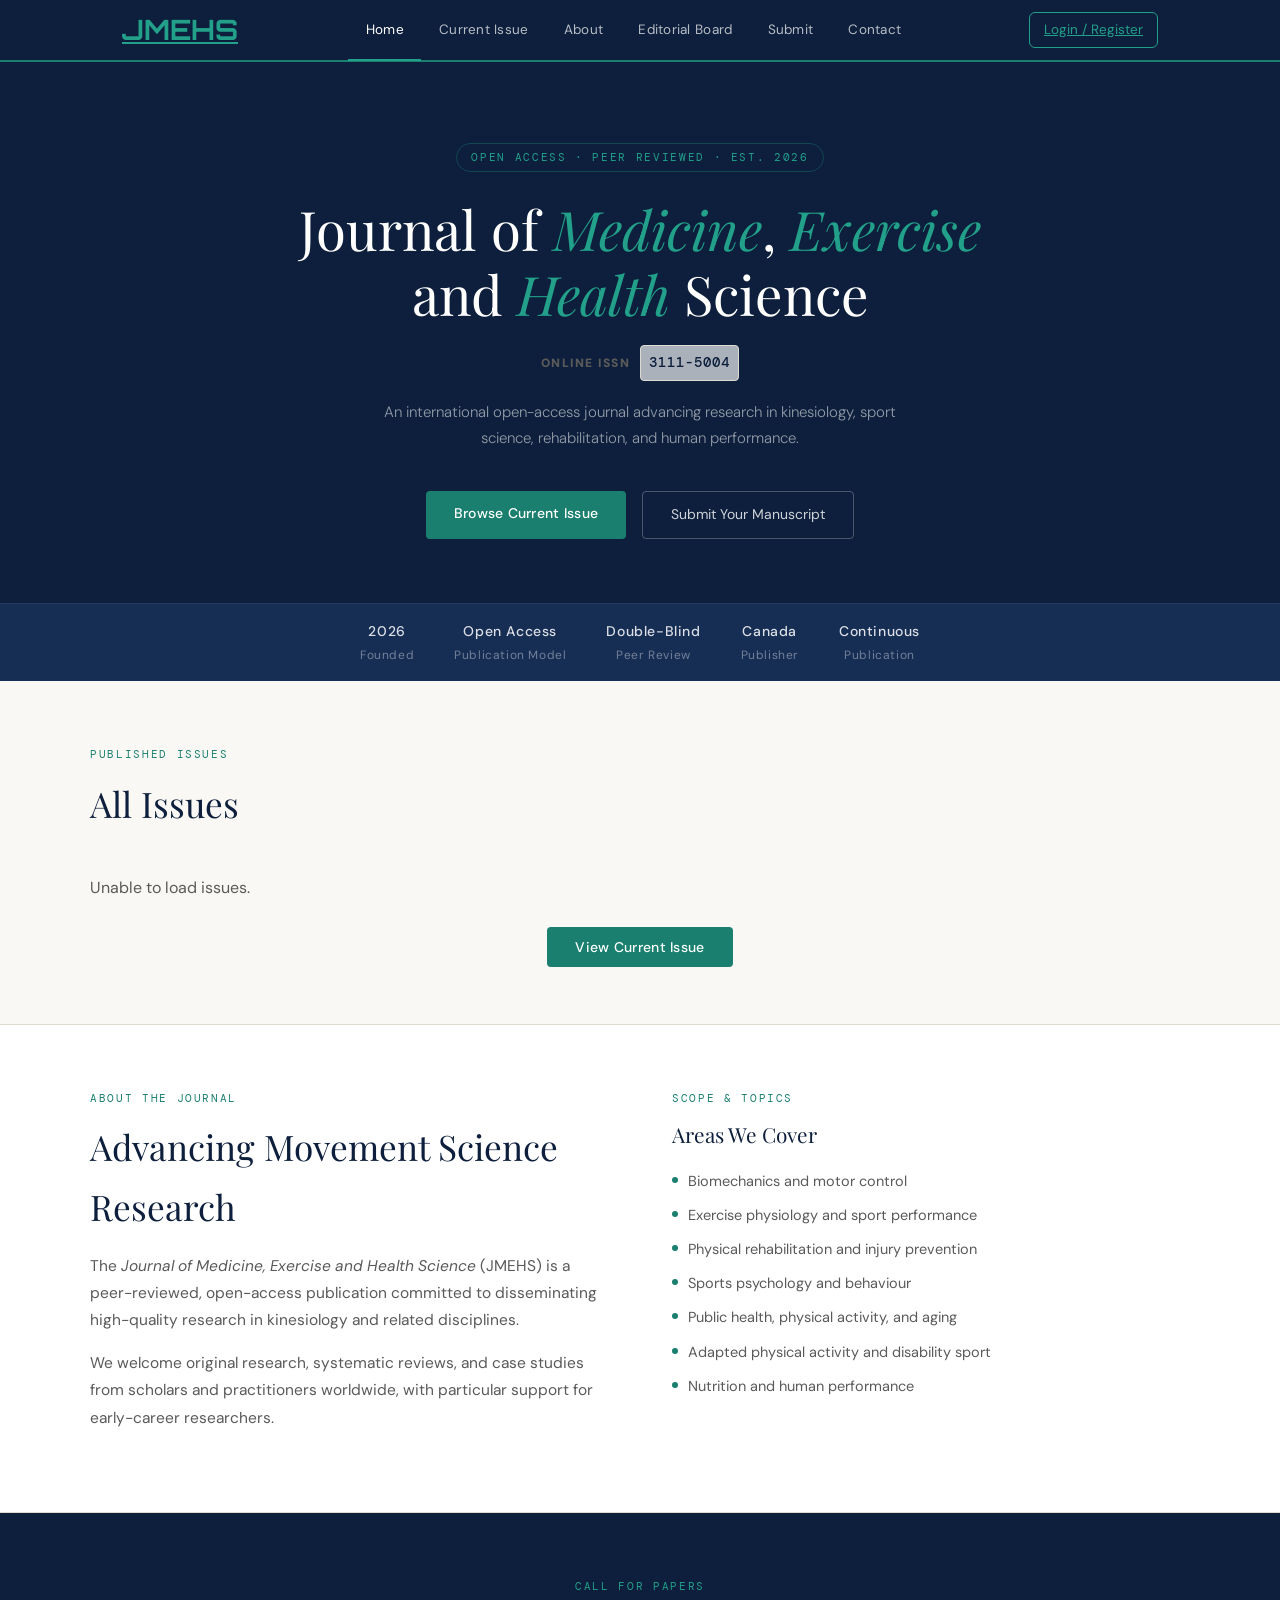
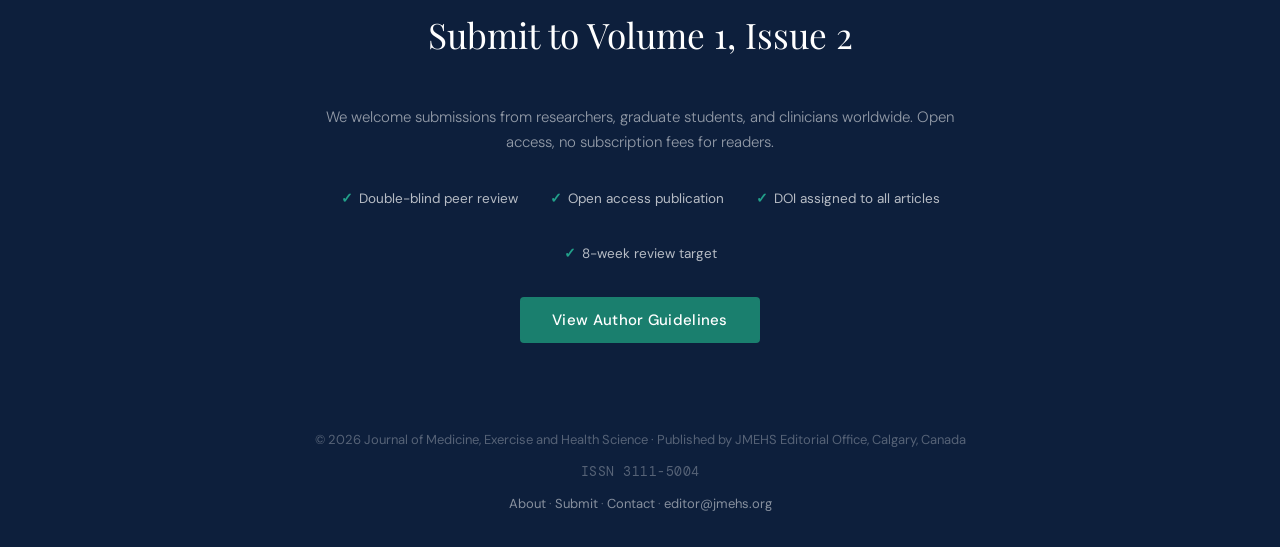
<file: index.html>
<!DOCTYPE html>
<html lang="en">
<head>
<link rel="icon" href="favicon.ico">
<meta charset="UTF-8">
<meta name="viewport" content="width=device-width, initial-scale=1.0">
<title>Journal of Medicine, Exercise and Health Science</title>
<link rel="preconnect" href="https://fonts.googleapis.com">
<link href="https://fonts.googleapis.com/css2?family=Playfair+Display:ital,wght@0,400;0,600;1,400&family=DM+Sans:wght@300;400;500&family=DM+Mono:wght@400&display=swap" rel="stylesheet">
<link href="https://fonts.googleapis.com/css2?family=Orbitron:wght@700&display=swap" rel="stylesheet">
<link rel="stylesheet" href="css/index_style.css">
<link rel="stylesheet" href="css/issue_style.css">
</head>
<body>

<!-- NAVIGATION -->
<nav>
  <div class="nav-inner">
    <a href="#" class="nav-logo" onclick="showPage('home')">JMEHS</a>
    <div class="nav-links" id="nav-links">
      <a href="#" class="active" id="nav-home" onclick="showPage('home'); closeMobileMenu(); return false;">Home</a>
      <a href="#" id="nav-current" onclick="showPage('current'); closeMobileMenu(); return false;">Current Issue</a>
      <a href="#" id="nav-about" onclick="showPage('about'); closeMobileMenu(); return false;">About</a>
      <a href="#" id="nav-board" onclick="showPage('board'); closeMobileMenu(); return false;">Editorial Board</a>
      <a href="#" id="nav-submit" onclick="showPage('submit'); closeMobileMenu(); return false;">Submit</a>
      <a href="#" id="nav-contact" onclick="showPage('contact'); closeMobileMenu(); return false;">Contact</a>
      <a href="https://ojs.jmehs.org/index.php/jmehs/login" target="_blank" class="nav-login nav-login-mobile">Login / Register</a>
    </div>
    <div class="nav-right">
      <a href="https://ojs.jmehs.org/index.php/jmehs/login" target="_blank" class="nav-login nav-login-desktop">Login / Register</a>
      <button class="hamburger" id="hamburger" aria-label="Menu">
        <span></span>
        <span></span>
        <span></span>
      </button>
    </div>
  </div>
</nav>

<!-- ══ HOME PAGE ══ -->
<div id="home" class="page active">

  <div class="hero">
    <div class="hero-tag">Open Access · Peer Reviewed · Est. 2026</div>
    <h1>Journal of <em>Medicine</em>, <em>Exercise</em> and <em>Health</em> Science</h1>
    
    <div class="issn-line">
      <span class="issn-label">Online ISSN</span>
      <span class="issn-number">3111-5004</span>
    </div>
    
    <p class="hero-sub">An international open-access journal advancing research in kinesiology, sport science, rehabilitation, and human performance.</p>
    <div class="hero-actions">
      <a href="#" class="btn-primary" onclick="showPage('current'); return false;">Browse Current Issue</a>
      <a href="#" class="btn-outline" onclick="showPage('submit'); return false;">Submit Your Manuscript</a>
    </div>
  </div>

  <div class="meta-strip">
    <div class="meta-strip-inner">
      <div class="meta-item"><span>2026</span>Founded</div>
      <div class="meta-item"><span>Open Access</span>Publication Model</div>
      <div class="meta-item"><span>Double-Blind</span>Peer Review</div>
      <div class="meta-item"><span>Canada</span>Publisher</div>
      <div class="meta-item"><span>Continuous</span>Publication</div>
    </div>
  </div>

  <section>
  <div class="section-inner">
    <div class="section-label">Published Issues</div>
    <div class="section-title" id="home-issues-title">All Issues</div>
    <div class="issues-grid" id="issues-grid"></div>
    <div style="text-align:center; margin-top:2rem;">
      <a href="#" class="btn-primary" onclick="showPage('current'); return false;">View Current Issue</a>
    </div>
  </div>
</section>

  <section class="about-section">
    <div class="section-inner">
      <div class="about-grid">
        <div class="about-text">
          <div class="section-label">About the Journal</div>
          <div class="section-title" style="margin-bottom:1rem;">Advancing Movement Science Research</div>
          <p>The <em>Journal of Medicine, Exercise and Health Science</em> (JMEHS) is a peer-reviewed, open-access publication committed to disseminating high-quality research in kinesiology and related disciplines.</p>
          <p>We welcome original research, systematic reviews, and case studies from scholars and practitioners worldwide, with particular support for early-career researchers.</p>
        </div>
        <div>
          <div class="section-label">Scope &amp; Topics</div>
          <div class="section-title" style="margin-bottom:1rem; font-size:1.3rem;">Areas We Cover</div>
          <ul class="scope-list">
            <li>Biomechanics and motor control</li>
            <li>Exercise physiology and sport performance</li>
            <li>Physical rehabilitation and injury prevention</li>
            <li>Sports psychology and behaviour</li>
            <li>Public health, physical activity, and aging</li>
            <li>Adapted physical activity and disability sport</li>
            <li>Nutrition and human performance</li>
          </ul>
        </div>
      </div>
    </div>
  </section>

</div><!-- end home -->

<!-- ══ CURRENT ISSUE PAGE ══ -->
<div id="current" class="page">
  <div class="hero" style="padding:3rem 2rem;">
    <div class="hero-tag" id="current-hero-tag">Current Issue</div>
    <h1 style="font-size:2rem;">Current Issue</h1>
  </div>
  <section>
    <div class="section-inner">
      <div class="issue-banner" id="current-issue-banner">
        <div class="issue-banner-info">
          <h3 id="current-issue-title">Loading...</h3>
          <p id="current-issue-meta">Fetching latest issue...</p>
        </div>
        <span class="issue-badge" id="current-issue-badge">JMEHS</span>
      </div>
      <div id="current-issue-description" style="color:var(--text-muted); font-size:15px; line-height:1.8; margin-bottom:2rem;"></div>
      <div class="articles-grid" id="current-articles"></div>

      <div style="text-align:center; margin-top:2.5rem; padding-bottom:1rem;">
        <p style="color:var(--text-muted); font-size:14px; margin-bottom:1rem;">Looking for a specific article or topic?</p>
        <a href="https://ojs.jmehs.org/index.php/jmehs/search" target="_blank" class="btn-primary">
          Search All Articles →
        </a>
      </div>
    </div>
  </section>
</div>

  
<!-- ══ ABOUT PAGE ══ -->
<div id="about" class="page">
  <div class="hero" style="padding:3rem 2rem;">
    <div class="hero-tag">About JMEHS</div>
    <h1 style="font-size:2rem;">About the Journal</h1>
  </div>
  <section>
    <div class="section-inner" style="max-width:720px;">

      <div class="section-title">Introduction</div>
      
      <p style="color:var(--text-muted); margin-bottom:1.2rem; font-size:15.5px; line-height:1.8;">
        <em style="font-weight:500;">Journal of Medicine, Exercise and Health Science</em> is an English-language, open-access academic journal based in Canada. 
        The journal provides an open platform for high-quality research in medicine, exercise science, rehabilitation, nutrition, and public health, with a focus on advancing scientific knowledge and supporting evidence-based practice across health-related disciplines.
      </p>
      <p style="color:var(--text-muted); margin-bottom:1.2rem; font-size:15.5px; line-height:1.8;">
        This journal accepts manuscripts written in English. All submissions should present a clear scientific question, appropriate study design, reliable data, rigorous statistical analysis, clear academic writing, and adequate ethical documentation.
      </p>


      <div class="section-label" style="margin-top:2.5rem;">Aims and Scope</div>
      <p style="color:var(--text-muted); margin-bottom:1.2rem; font-size:15.5px; line-height:1.8;">
        The journal is a comprehensive medical and health science journal with a special focus on exercise, rehabilitation, nutrition, and public health. Priority will be given to studies with strong methodological quality, clear practical value, and potential clinical, health, or translational significance.
      </p> 
      
      <div class="section-title" style="font-size:1.3rem;">Research Areas</div>
      <ul style="color:var(--text-muted); font-size:15px; line-height:1.9; padding-left:1.2rem; margin-bottom:1.2rem">
        <li>Clinical medicine and health research</li>
        <li>Sports medicine and exercise rehabilitation</li>
        <li>Exercise training and athletic performance</li>
        <li>Sports nutrition and metabolic health</li>
        <li>Physical activity and chronic disease prevention</li>
        <li>Public health and population health</li>
        <li>Health in older adults, adolescents, and special populations</li>
        <li>Medical health, healthcare, and health promotion</li>
        <li>Sports injury prevention, functional assessment, and rehabilitation intervention</li>
        <li>Interdisciplinary research involving medicine, exercise, nutrition, rehabilitation, and public health</li>
      </ul>
      
      <p style="color:var(--text-muted); margin-bottom:1.4rem; font-size:15.5px; line-height:1.8;">
        Manuscripts from the above fields may be published in the same issue. The journal does not publish separate discipline-specific issues by default. Instead, it is organized under a broad health science framework and encourages interdisciplinary integration among medicine, exercise science, rehabilitation, nutrition, and population health.
      </p>
      
      <div class="section-label" style="margin-top:2.5rem;">Mission</div>
      <div class="section-title">Our Purpose</div>
      <p style="color:var(--text-muted); margin-bottom:1.2rem; font-size:15.5px; line-height:1.8;">
        The <em style="font-weight:500;">Journal of Medicine, Exercise and Health Science</em> was founded in 2026 in Canada with a mission to provide an accessible, rigorous venue for kinesiology and movement science research from scholars around the world.
      </p>
      <p style="color:var(--text-muted); margin-bottom:1.2rem; font-size:15.5px; line-height:1.8;">
        We are committed to open-access publishing so that research findings are freely available to practitioners, students, and the public, advancing the field beyond institutional barriers.
      </p>

      <div class="section-label" style="margin-top:2.5rem;">Publication Details</div>
      <div class="section-title" style="font-size:1.3rem;">Journal Information</div>
      <table style="width:100%; border-collapse:collapse; font-size:14.5px;">
        <tr style="border-bottom:1px solid var(--border);">
          <td style="padding:0.75rem 0; color:var(--text-muted); width:40%;">Full Title</td>
          <td style="padding:0.75rem 0; color:var(--navy); font-weight:500;">Journal of Medicine, Exercise and Health Science</td>
        </tr>
        <tr style="border-bottom:1px solid var(--border);">
          <td style="padding:0.75rem 0; color:var(--text-muted);">Abbreviation</td>
          <td style="padding:0.75rem 0; font-family:'DM Mono',monospace; font-size:13px;">J. Med. Exerc. Health Sci.</td>
        </tr>
        <tr style="border-bottom:1px solid var(--border);">
          <td style="padding:0.75rem 0; color:var(--text-muted);">Publisher</td>
          <td style="padding:0.75rem 0;">JMEHS Editorial Office, Canada</td>
        </tr>
        <tr style="border-bottom:1px solid var(--border);">
          <td style="padding:0.75rem 0; color:var(--text-muted);">Publication Type</td>
          <td style="padding:0.75rem 0;">Open Access, Peer Reviewed</td>
        </tr>
        <tr style="border-bottom:1px solid var(--border);">
          <td style="padding:0.75rem 0; color:var(--text-muted);">Peer Review</td>
          <td style="padding:0.75rem 0;">Double-Blind</td>
        </tr>
        <tr style="border-bottom:1px solid var(--border);">
          <td style="padding:0.75rem 0; color:var(--text-muted);">Founded</td>
          <td style="padding:0.75rem 0;">2026</td>
        </tr>
        
        <tr style="border-bottom:1px solid var(--border);">
          <td style="padding:0.75rem 0; color:var(--text-muted);">
            Online ISSN
          </td>
          <td style="padding:0.75rem 0; font-family:'DM Mono',monospace; font-weight:500;">
            ISSN 3111-5004
          </td>
        </tr>

        <tr>
          <td style="padding:0.75rem 0; color:var(--text-muted);">Country</td>
          <td style="padding:0.75rem 0;">Canada</td>
        </tr>
      </table>

      <div class="section-label" style="margin-top:2.5rem;">Peer Review Policy</div>
      <div class="section-title" style="font-size:1.3rem;">Review Process</div>
      <p style="color:var(--text-muted); margin-bottom:1rem; font-size:15px; line-height:1.8;">All submissions undergo double-blind peer review by at least two independent reviewers with relevant expertise. Authors and reviewers remain anonymous throughout the process.</p>
      <p style="color:var(--text-muted); font-size:15px; line-height:1.8;">The typical review period is 4–8 weeks from submission. Authors receive detailed reviewer feedback regardless of the editorial decision.</p>
    </div>
  </section>
</div>



<!-- ══ EDITORIAL BOARD PAGE ══ -->
<div id="board" class="page">
  <div class="hero" style="padding:3rem 2rem;">
    <div class="hero-tag">Editorial Team</div>
    <h1 style="font-size:2rem;">Editorial Board</h1>
  </div>
  <section class="board-section" style="background:var(--cream);">
    <div class="section-inner">
      <div class="section-label">Leadership</div>
      <div class="section-title">Editor-in-Chief</div>
      <div class="board-grid" style="margin-bottom:3rem;">
        <div class="board-card" style="border-left:3px solid var(--teal);">
          <div class="board-card-role">Editor-in-Chief</div>
          <h4>Dr. Xing Yang</h4>
          <p>Department of Kinesiology<br>University of Jinan<br>336 Nanxinzhuang West Rd, Jinan<br>Email: spe_xingy@ujn.edu.cn</p>
        </div>
      </div>

      <div class="section-label">Associate Editors</div>
      <div class="section-title">Editorial Board Members</div>
      <div class="board-grid">
        <div class="board-card">
          <div class="board-card-role">Associate Editor</div>
          <h4>Professor Yu Qi</h4>
          <p>Faculty of Sport Science<br>Shandong Xiehe University<br>No. 6277, Jiqing Road, Licheng District, Jinan<br>Email: yuqi@sdxiehe.edu.cn</p>
        </div>
        <div class="board-card">
          <div class="board-card-role">Associate Editor</div>
          <h4>Professor Shi Ruiling</h4>
          <p>Department of Psychology of Sport and Exercise<br>Shandong Vocational University of Foreign Affairs<br>No. 2 Lishan North Road, Tianqiao District, Jinan<br>Email: shiruiling@sdws.edu.cn</p>
        </div>
        <div class="board-card">
          <div class="board-card-role">Associate Editor</div>
          <h4>Professor Zhu Yuzhu</h4>
          <p>Faculty of Physical Science<br>University of Jinan<br>336 Nanxinzhuang West Rd, Jinan<br>Email: spe_zhuyz@ujn.edu.cn</p>
        </div>
        <div class="board-card">
          <div class="board-card-role">Associate Editor</div>
          <h4>Minghui Chen</h4>
          <p>Department of Science<br>University of New Brunswick<br>21 Pacey Dr, Fredericton NB<br>Email: mchen4@unb.ca</p>
        </div>
        
        <!--
        <div class="board-card">
          <div class="board-card-role">Editorial Board Member</div>
          <h4>[Name TBD]</h4>
          <p><!-School of Human Kinetics<br><-[Institution]</p>
        </div>
        -->
        
      </div>
      <p style="margin-top:2rem; font-size:14px; color:var(--text-light); font-style:italic;">We are actively recruiting editorial board members. If you are a researcher in kinesiology or related fields and are interested in joining, please <a href="#" onclick="showPage('contact'); return false;" style="color:var(--teal);">contact us</a>.</p>
    </div>
  </section>
</div>

  

<!-- ══ SUBMIT PAGE ══ -->
<div id="submit" class="page">
  <div class="hero" style="padding:3rem 2rem;">
    <div class="hero-tag">Author Guidelines</div>
    <h1 style="font-size:2rem;">Submit a Manuscript</h1>
  </div>
  <section>
    <div class="section-inner" style="max-width:720px;">

      <div class="section-label">Before You Submit</div>
      <div class="section-title">Article Types</div>
      <div style="display:grid; grid-template-columns:1fr 1fr; gap:1rem; margin-bottom:1.4rem;" 
     class="article-type-card-grid">
      
        <a href="requirements-original-research.html" class="article-type-card">
          <div class="article-type-label">Original Research</div>
          <p>Empirical studies with clear methodology, results, and discussion. 4,000–8,000 words.</p>
          <span class="article-type-link">View detailed requirements →</span>
        </a>
      
        <a href="requirements-systematic-review.html" class="article-type-card">
          <div class="article-type-label">Systematic Reviews and Meta-Analyses</div>
          <p>Comprehensive literature reviews with clear inclusion criteria. 5,000–10,000 words.</p>
          <span class="article-type-link">View detailed requirements →</span>
        </a>
      
        <a href="requirements-review-article.html" class="article-type-card">
          <div class="article-type-label">Review Articles</div>
          <p>Thematic synthesis of existing research. Suitable for early-career researchers. 4,000–7,000 words.</p>
          <span class="article-type-link">View detailed requirements →</span>
        </a>
      
        <a href="requirements-case-study.html" class="article-type-card">
          <div class="article-type-label">Case Study</div>
          <p>Detailed analysis of a specific case with clinical or scientific relevance. 2,000–4,000 words.          </p>
          <span class="article-type-link">View detailed requirements →</span>
        </a>
      
      </div>
      <p style="color:var(--text-muted); margin-bottom:3rem; font-size:15.5px; line-height:1.8;">
          The journal does not prioritize news reports, general popular science articles, unsupported opinion pieces, experience summaries without a clear research design, or manuscripts that are clearly outside the aims and scope of the journal.
      </p>

      <div class="section-label">Formatting</div>
      <div class="section-title" style="font-size:1.3rem;">Manuscript Requirements</div>
      <ul class="scope-list" style="margin-bottom:1.2rem;">
        <li>File format: Microsoft Word (.docx) or LaTeX</li>
        <li>Language: English (British or American, consistent throughout)</li>
        <li>Font: Times New Roman, 11pt, double-spaced</li>
        <li>Citation style: APA 7th edition</li>
        <li>Abstract: 200–250 words with 4–6 keywords</li>
        <li>Figures and tables: embedded in manuscript, also provided separately</li>
        <li>Blind submission: remove all identifying author information from manuscript file</li>
      </ul>
      <div style="border:1px solid var(--border); border-left:3px solid var(--teal); border-radius:4px; padding:1rem 1.2rem; margin-bottom:2.5rem;">
        <div style="font-size:14px; font-weight:500; color:var(--navy); margin-bottom:0.4rem;">
          Author Declaration Form <span style="color:var(--teal); font-size:12px; font-family:'DM Mono',monospace; margin-left:6px;"><strong>REQUIRED</strong></span>
        </div>
        <p style="color:var(--text-muted); font-size:14px; line-height:1.7; margin-bottom:0.8rem;">
          This form is mandatory and must be completed and signed by all listed authors. 
          It covers author contributions, conflict of interest, funding, ethics, 
          data availability, and AI tool use statements. Please download, complete, 
          and upload as a supplementary file at the time of submission.
        </p>
        <a href="downloads/JMEHS_Author_Declaration_Form.docx" 
           style="color:var(--teal); font-size:13.5px; font-weight:500; text-decoration:none;">
          Download Author Declaration Form (.docx) →
        </a>
      </div>

      <p style="color:var(--text-muted); margin-bottom:3rem; font-size:14px; line-height:1.8; font-style:italic;">
        For a complete list of submission requirements and formatting guidelines, <br>
        please refer to the <br>
        <a href="require_details.html" style="color:var(--teal); text-decoration:none;">
          <strong>detailed submission requirements page →</strong>
        </a>.
      </p>

      <!--
      <p style="margin-bottom:2.5rem;">
        <a href="require_details.html" style="color:var(--teal); font-size:14px; font-weight:500; text-decoration:none;">
          Click for more details on the requirements. →
        </a>
      </p>
      -->

      <div class="section-label">Process</div>
      <div class="section-title" style="font-size:1.3rem;">Review Timeline</div>
      <div style="display:flex; flex-direction:column; gap:0; margin-bottom:2.5rem; border:1px solid var(--border); border-radius:8px; overflow:hidden;">
        <div style="padding:1rem 1.5rem; background:var(--white); border-bottom:1px solid var(--border); display:flex; align-items:center; gap:1rem;">
          <span style="font-family:'DM Mono',monospace; font-size:11px; color:var(--teal); min-width:60px;">Week 1</span>
          <span style="font-size:14.5px; color:var(--text-muted);">Initial editorial screening for scope and formatting</span>
        </div>
        <div style="padding:1rem 1.5rem; background:var(--white); border-bottom:1px solid var(--border); display:flex; align-items:center; gap:1rem;">
          <span style="font-family:'DM Mono',monospace; font-size:11px; color:var(--teal); min-width:60px;">Week 2–6</span>
          <span style="font-size:14.5px; color:var(--text-muted);">Double-blind peer review by 2 independent reviewers</span>
        </div>
        <div style="padding:1rem 1.5rem; background:var(--white); border-bottom:1px solid var(--border); display:flex; align-items:center; gap:1rem;">
          <span style="font-family:'DM Mono',monospace; font-size:11px; color:var(--teal); min-width:60px;">Week 7–8</span>
          <span style="font-size:14.5px; color:var(--text-muted);">Editorial decision and reviewer feedback returned to author</span>
        </div>
        <div style="padding:1rem 1.5rem; background:var(--white); display:flex; align-items:center; gap:1rem;">
          <span style="font-family:'DM Mono',monospace; font-size:11px; color:var(--teal); min-width:60px;">After rev.</span>
          <span style="font-size:14.5px; color:var(--text-muted);">Revision review, copyediting, and online-first publication</span>
        </div>
      </div>

      <div style="background:var(--navy); border-radius:8px; padding:2rem; text-align:center;">
        <div style="margin-top: 1.2rem; margin-bottom:1.5rem;">
          <a href="https://ojs.jmehs.org/index.php/jmehs/about/submissions" 
             target="_blank" 
             class="btn-primary">
              Online Submission
          </a>
        </div>
        <p style="color:rgba(255,255,255,0.6); font-size:14px; margin-bottom:0.3rem;">Or any concerns of your Manuscripts by email</p>
        <a href="mailto:editor@jmehs.org" style="color:var(--teal-light); font-size:1.1rem; font-weight:500; text-decoration:none; font-family:'DM Mono',monospace;">editor@jmehs.org</a>
        <!-- <p style="color:rgba(255,255,255,0.4); font-size:13px; margin-top:0.8rem;">or Online submission by cliking this Button. </p> -->
        
      </div>

    </div>
  </section>
</div>

<!-- ══ CONTACT PAGE ══ -->
<div id="contact" class="page">
  <div class="hero" style="padding:3rem 2rem;">
    <div class="hero-tag">Get in Touch</div>
    <h1 style="font-size:2rem;">Contact</h1>
  </div>
  <section class="contact-section">
    <div class="section-inner">
      <div class="contact-grid">
        <div class="contact-block">
          <h4>EDITORIAL OFFICE</h4>
          <p>JMEHS Editorial Office<br>Calgary, Alberta<br>Canada</p>
        </div>
        <div class="contact-block">
          <h4>EMAIL</h4>
          <p>
            General: <a href="mailto:info@jmehsjournal.org">info@jmehs.org</a><br>
            Tech Issues: <a href="mailto:editor@jmehsjournal.org">tech@jmehs.org</a><br>
            Editorial Board: <a href="mailto:board@jmehsjournal.org">editor@jmehs.org</a>
          </p>
        </div>
        <div class="contact-block">
          <h4>CALL FOR PAPERS</h4>
          <p>We are currently accepting submissions for Volume 1, Issue 2 (2026). <a href="#" onclick="showPage('submit'); return false;" style="color:var(--teal);">View guidelines →</a></p>
        </div>
      </div>
    </div>
  </section>
</div>

<!-- ══ SUBMIT CTA (shown on home/current) ══ -->
<section class="submit-section" id="cta-section">
  <div class="section-inner">
    <div class="section-label">Call for Papers</div>
    <div class="section-title">Submit to Volume 1, Issue 2</div>
    <p>We welcome submissions from researchers, graduate students, and clinicians worldwide. Open access, no subscription fees for readers.</p>
    <div class="submit-features">
      <div class="submit-feature">Double-blind peer review</div>
      <div class="submit-feature">Open access publication</div>
      <div class="submit-feature">DOI assigned to all articles</div>
      <div class="submit-feature">8-week review target</div>
    </div>
    <a href="#" class="btn-primary" onclick="showPage('submit'); return false;" style="font-size:15px; padding:13px 32px;">View Author Guidelines</a>
  </div>
</section>

<!-- FOOTER -->
<footer>
  <p>© 2026 Journal of Medicine, Exercise and Health Science · Published by JMEHS Editorial Office, Calgary, Canada<br>
    
  <span class="footer-issn">ISSN 3111-5004</span><br>
    
  <a href="#" onclick="showPage('about'); return false;">About</a> ·
  <a href="#" onclick="showPage('submit'); return false;">Submit</a> ·
  <a href="#" onclick="showPage('contact'); return false;">Contact</a> ·
  <a href="mailto:editor@jmehs.org">editor@jmehs.org</a>
  </p>
</footer>

<script src="js/api_fetch.js"></script>
<script src="js/index_main.js"></script>
</body>

</html>
</file>
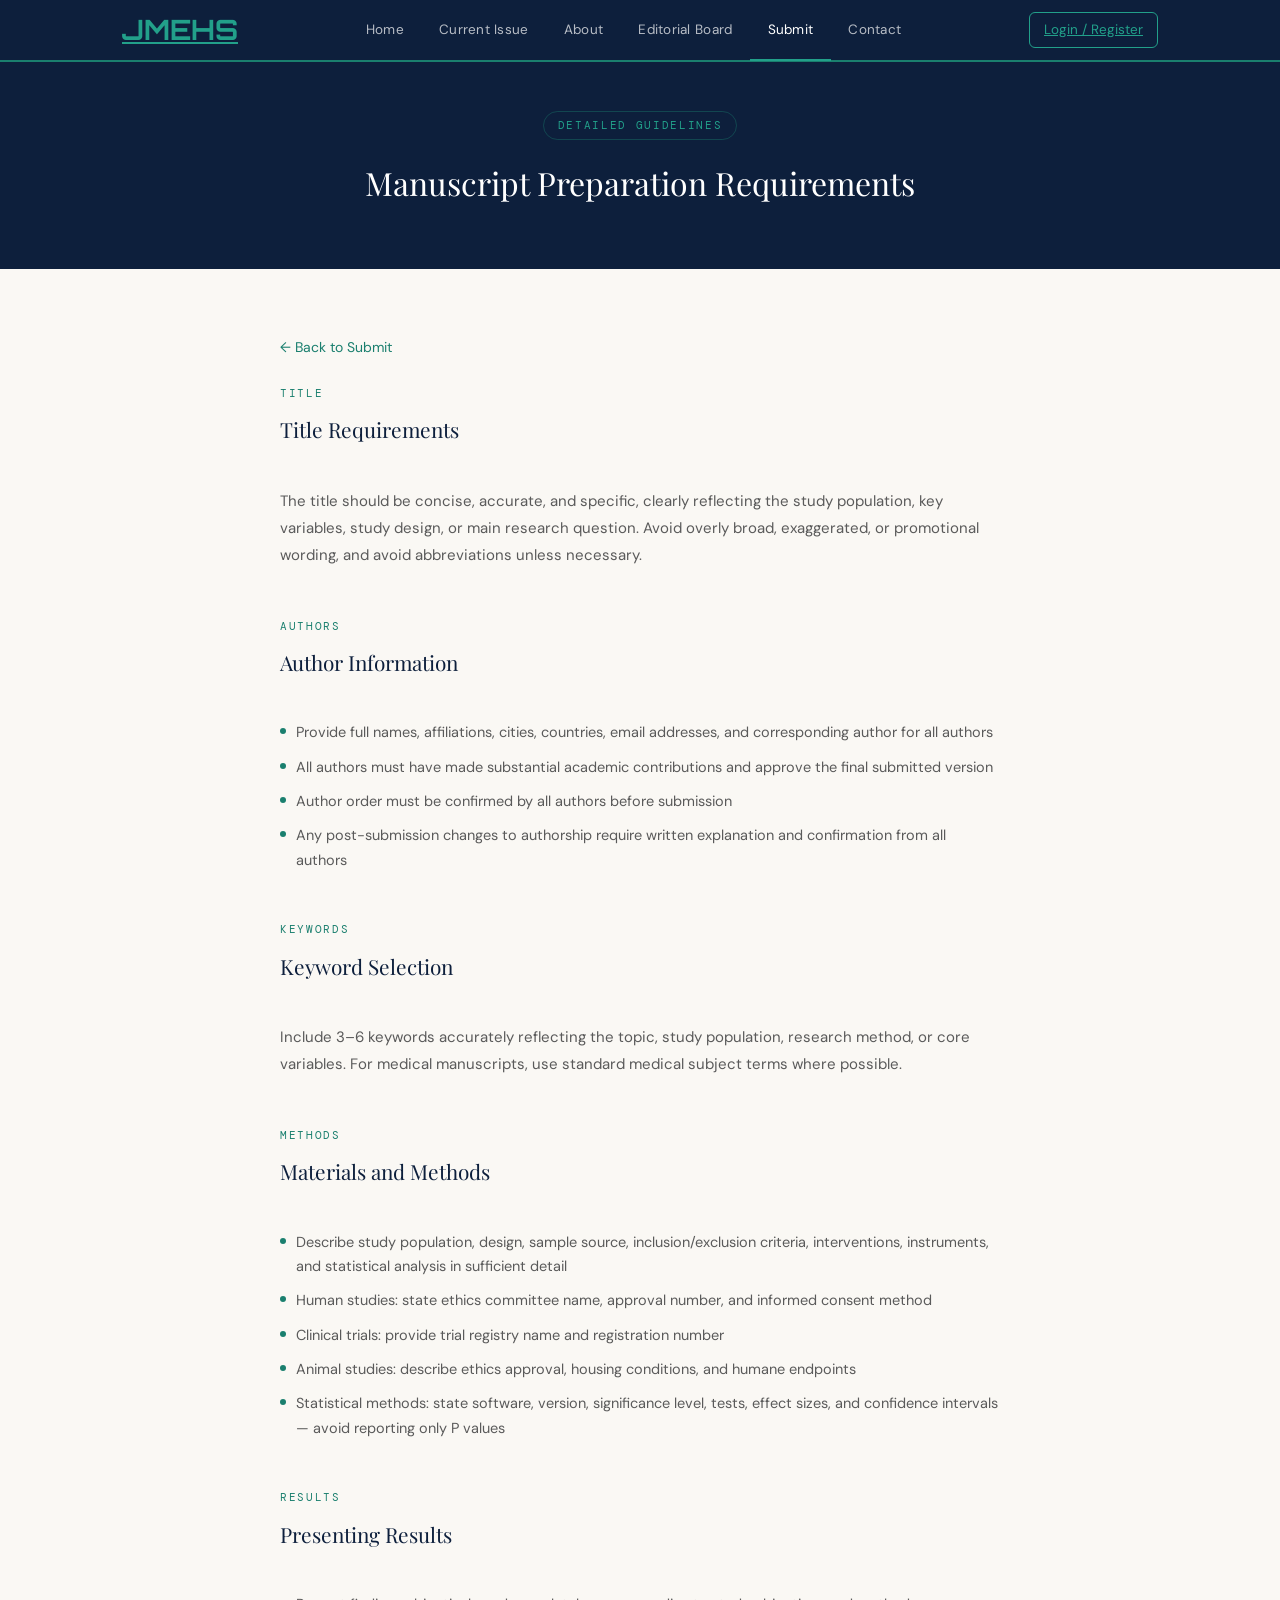
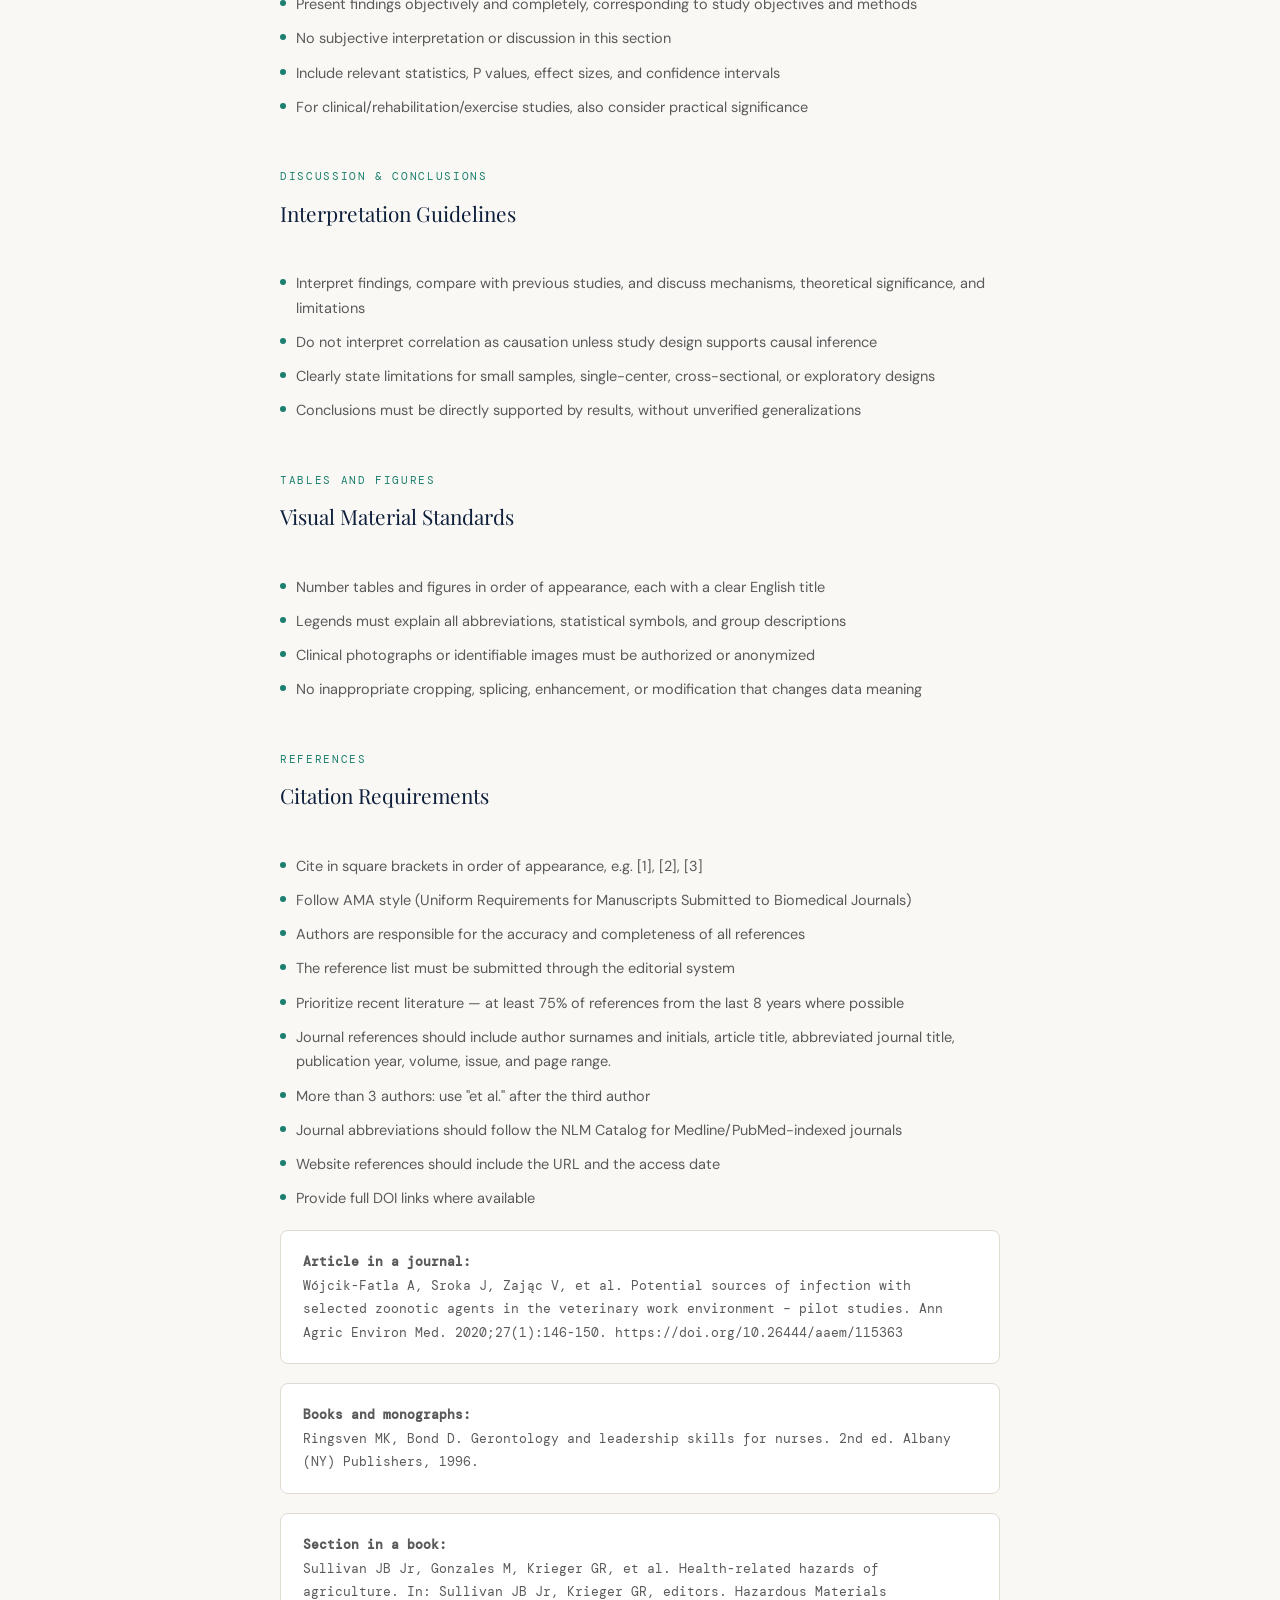
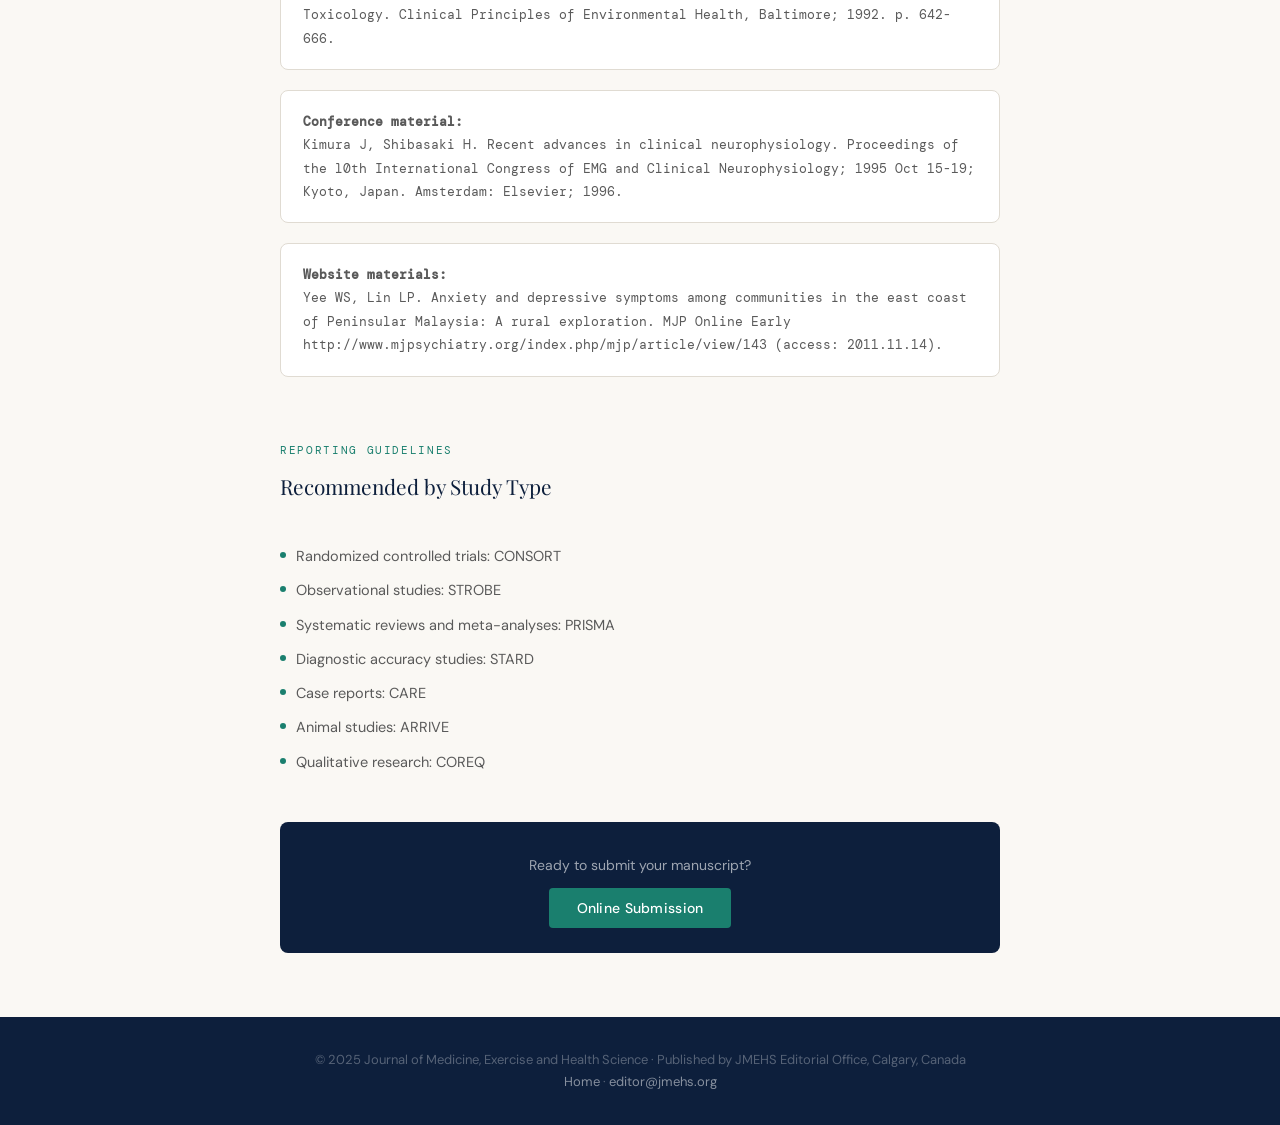
<file: require_details.html>
<!DOCTYPE html>
<html lang="en">
<head>
<link rel="icon" href="favicon.ico">
<meta charset="UTF-8">
<meta name="viewport" content="width=device-width, initial-scale=1.0">
<title>Detailed Submission Requirements - JMEHS</title>
<link rel="preconnect" href="https://fonts.googleapis.com">
<link href="https://fonts.googleapis.com/css2?family=Playfair+Display:ital,wght@0,400;0,600;1,400&family=DM+Sans:wght@300;400;500&family=DM+Mono:wght@400&display=swap" rel="stylesheet">
<link href="https://fonts.googleapis.com/css2?family=Orbitron:wght@700&display=swap" rel="stylesheet">
<link rel="stylesheet" href="css/index_style.css">
</head>
<body>

<nav>
  <div class="nav-inner">
    <a href="index.html" class="nav-logo">JMEHS</a>
    <div class="nav-links">
      <a href="index.html#home">Home</a>
      <a href="index.html#current">Current Issue</a>
      <a href="index.html#about">About</a>
      <a href="index.html#board">Editorial Board</a>
      <a href="index.html#submit" class="active">Submit</a>
      <a href="index.html#contact">Contact</a>
    </div>
    <a href="https://ojs.jmehs.org/index.php/jmehs/login" target="_blank" class="nav-login">Login / Register</a>
  </div>
</nav>

<div class="hero" style="padding:3rem 2rem;">
  <div class="hero-tag">Detailed Guidelines</div>
  <h1 style="font-size:2rem;">Manuscript Preparation Requirements</h1>
</div>

<section>
  <div class="section-inner" style="max-width:720px;">

    <a href="index.html#submit" style="color:var(--teal); font-size:14px; text-decoration:none; display:inline-block; margin-bottom:1.5rem;">← Back to Submit</a>

    <div class="section-label">Title</div>
    <div class="section-title" style="font-size:1.3rem;">Title Requirements</div>
    <p style="color:var(--text-muted); margin-bottom:3rem; font-size:15px; line-height:1.8;">
      The title should be concise, accurate, and specific, clearly reflecting the study population, key variables, study design, or main research question. Avoid overly broad, exaggerated, or promotional wording, and avoid abbreviations unless necessary.
    </p>

    <div class="section-label">Authors</div>
    <div class="section-title" style="font-size:1.3rem;">Author Information</div>
    <ul class="scope-list" style="margin-bottom:3rem;">
      <li>Provide full names, affiliations, cities, countries, email addresses, and corresponding author for all authors</li>
      <li>All authors must have made substantial academic contributions and approve the final submitted version</li>
      <li>Author order must be confirmed by all authors before submission</li>
      <li>Any post-submission changes to authorship require written explanation and confirmation from all authors</li>
    </ul>

    <div class="section-label">Keywords</div>
    <div class="section-title" style="font-size:1.3rem;">Keyword Selection</div>
    <p style="color:var(--text-muted); margin-bottom:3rem; font-size:15px; line-height:1.8;">
      Include 3–6 keywords accurately reflecting the topic, study population, research method, or core variables. For medical manuscripts, use standard medical subject terms where possible.
    </p>

    <div class="section-label">Methods</div>
    <div class="section-title" style="font-size:1.3rem;">Materials and Methods</div>
    <ul class="scope-list" style="margin-bottom:3rem;">
      <li>Describe study population, design, sample source, inclusion/exclusion criteria, interventions, instruments, and statistical analysis in sufficient detail</li>
      <li>Human studies: state ethics committee name, approval number, and informed consent method</li>
      <li>Clinical trials: provide trial registry name and registration number</li>
      <li>Animal studies: describe ethics approval, housing conditions, and humane endpoints</li>
      <li>Statistical methods: state software, version, significance level, tests, effect sizes, and confidence intervals — avoid reporting only P values</li>
    </ul>

    <div class="section-label">Results</div>
    <div class="section-title" style="font-size:1.3rem;">Presenting Results</div>
    <ul class="scope-list" style="margin-bottom:3rem;">
      <li>Present findings objectively and completely, corresponding to study objectives and methods</li>
      <li>No subjective interpretation or discussion in this section</li>
      <li>Include relevant statistics, P values, effect sizes, and confidence intervals</li>
      <li>For clinical/rehabilitation/exercise studies, also consider practical significance</li>
    </ul>

    <div class="section-label">Discussion & Conclusions</div>
    <div class="section-title" style="font-size:1.3rem;">Interpretation Guidelines</div>
    <ul class="scope-list" style="margin-bottom:3rem;">
      <li>Interpret findings, compare with previous studies, and discuss mechanisms, theoretical significance, and limitations</li>
      <li>Do not interpret correlation as causation unless study design supports causal inference</li>
      <li>Clearly state limitations for small samples, single-center, cross-sectional, or exploratory designs</li>
      <li>Conclusions must be directly supported by results, without unverified generalizations</li>
    </ul>

    <div class="section-label">Tables and Figures</div>
    <div class="section-title" style="font-size:1.3rem;">Visual Material Standards</div>
    <ul class="scope-list" style="margin-bottom:3rem;">
      <li>Number tables and figures in order of appearance, each with a clear English title</li>
      <li>Legends must explain all abbreviations, statistical symbols, and group descriptions</li>
      <li>Clinical photographs or identifiable images must be authorized or anonymized</li>
      <li>No inappropriate cropping, splicing, enhancement, or modification that changes data meaning</li>
    </ul>

    <div class="section-label">References</div>
    <div class="section-title" style="font-size:1.3rem;">Citation Requirements</div>
    <ul class="scope-list" style="margin-bottom:1.2rem;">
      <li>Cite in square brackets in order of appearance, e.g. [1], [2], [3]</li>
      <li>Follow AMA style (Uniform Requirements for Manuscripts Submitted to Biomedical Journals)</li>
      <li>Authors are responsible for the accuracy and completeness of all references</li>
      <li>The reference list must be submitted through the editorial system</li>
      <li>Prioritize recent literature — at least 75% of references from the last 8 years where possible</li>
      <li>Journal references should include author surnames and initials, article title, abbreviated journal title, publication year, volume, issue, and page range.</li>
      <li>More than 3 authors: use "et al." after the third author</li>
      <li>Journal abbreviations should follow the NLM Catalog for Medline/PubMed-indexed journals</li>
      <li>Website references should include the URL and the access date</li>
      <li>Provide full DOI links where available</li>
    </ul>
    <div style="background:var(--white); border:1px solid var(--border); border-radius:8px; padding:1.2rem 1.4rem; font-size:13px; font-family:'DM Mono',monospace; color:var(--text-muted); line-height:1.8; margin-bottom:1.2rem;">
      <strong>Article in a journal: </strong><br>
      Wójcik-Fatla A, Sroka J, Zając V, et al. Potential sources of infection with selected zoonotic agents in the veterinary work environment – pilot studies. Ann Agric Environ Med. 2020;27(1):146-150. https://doi.org/10.26444/aaem/115363
    </div>
    <div style="background:var(--white); border:1px solid var(--border); border-radius:8px; padding:1.2rem 1.4rem; font-size:13px; font-family:'DM Mono',monospace; color:var(--text-muted); line-height:1.8; margin-bottom:1.2rem;">
      <strong>Books and monographs: </strong><br>
      Ringsven MK, Bond D. Gerontology and leadership skills for nurses. 2nd ed. Albany (NY) Publishers, 1996.
    </div>
    <div style="background:var(--white); border:1px solid var(--border); border-radius:8px; padding:1.2rem 1.4rem; font-size:13px; font-family:'DM Mono',monospace; color:var(--text-muted); line-height:1.8; margin-bottom:1.2rem;">
      <strong>Section in a book: </strong><br>
      Sullivan JB Jr, Gonzales M, Krieger GR, et al. Health-related hazards of agriculture. In: Sullivan JB Jr, Krieger GR, editors. Hazardous Materials Toxicology. Clinical Principles of Environmental Health, Baltimore; 1992. p. 642-666.
    </div>
    <div style="background:var(--white); border:1px solid var(--border); border-radius:8px; padding:1.2rem 1.4rem; font-size:13px; font-family:'DM Mono',monospace; color:var(--text-muted); line-height:1.8; margin-bottom:1.2rem;">
      <strong>Conference material: </strong><br>
      Kimura J, Shibasaki H. Recent advances in clinical neurophysiology. Proceedings of the l0th International Congress of EMG and Clinical Neurophysiology; 1995 Oct 15-19; Kyoto, Japan. Amsterdam: Elsevier; 1996.
    </div>
    <div style="background:var(--white); border:1px solid var(--border); border-radius:8px; padding:1.2rem 1.4rem; font-size:13px; font-family:'DM Mono',monospace; color:var(--text-muted); line-height:1.8; margin-bottom:4rem;">
      <strong>Website materials: </strong><br>
      Yee WS, Lin LP. Anxiety and depressive symptoms among communities in the east coast of Peninsular Malaysia: A rural exploration. MJP Online Early http://www.mjpsychiatry.org/index.php/mjp/article/view/143 (access: 2011.11.14).
    </div>

    <div class="section-label">Reporting Guidelines</div>
    <div class="section-title" style="font-size:1.3rem;">Recommended by Study Type</div>
    <ul class="scope-list" style="margin-bottom:3rem;">
      <li>Randomized controlled trials: CONSORT</li>
      <li>Observational studies: STROBE</li>
      <li>Systematic reviews and meta-analyses: PRISMA</li>
      <li>Diagnostic accuracy studies: STARD</li>
      <li>Case reports: CARE</li>
      <li>Animal studies: ARRIVE</li>
      <li>Qualitative research: COREQ</li>
    </ul>

    <div style="background:var(--navy); border-radius:8px; padding:2rem; text-align:center;">
      <p style="color:rgba(255,255,255,0.6); font-size:14px; margin-bottom:1rem;">Ready to submit your manuscript?</p>
      <a href="https://ojs.jmehs.org/index.php/jmehs/about/submissions" class="btn-primary">Online Submission</a>
    </div>

  </div>
</section>

<footer>
  <p>© 2025 Journal of Medicine, Exercise and Health Science · Published by JMEHS Editorial Office, Calgary, Canada<br>
  <a href="index.html">Home</a> · <a href="mailto:editor@jmehs.org">editor@jmehs.org</a>
  </p>
</footer>

</body>
</html>
</file>
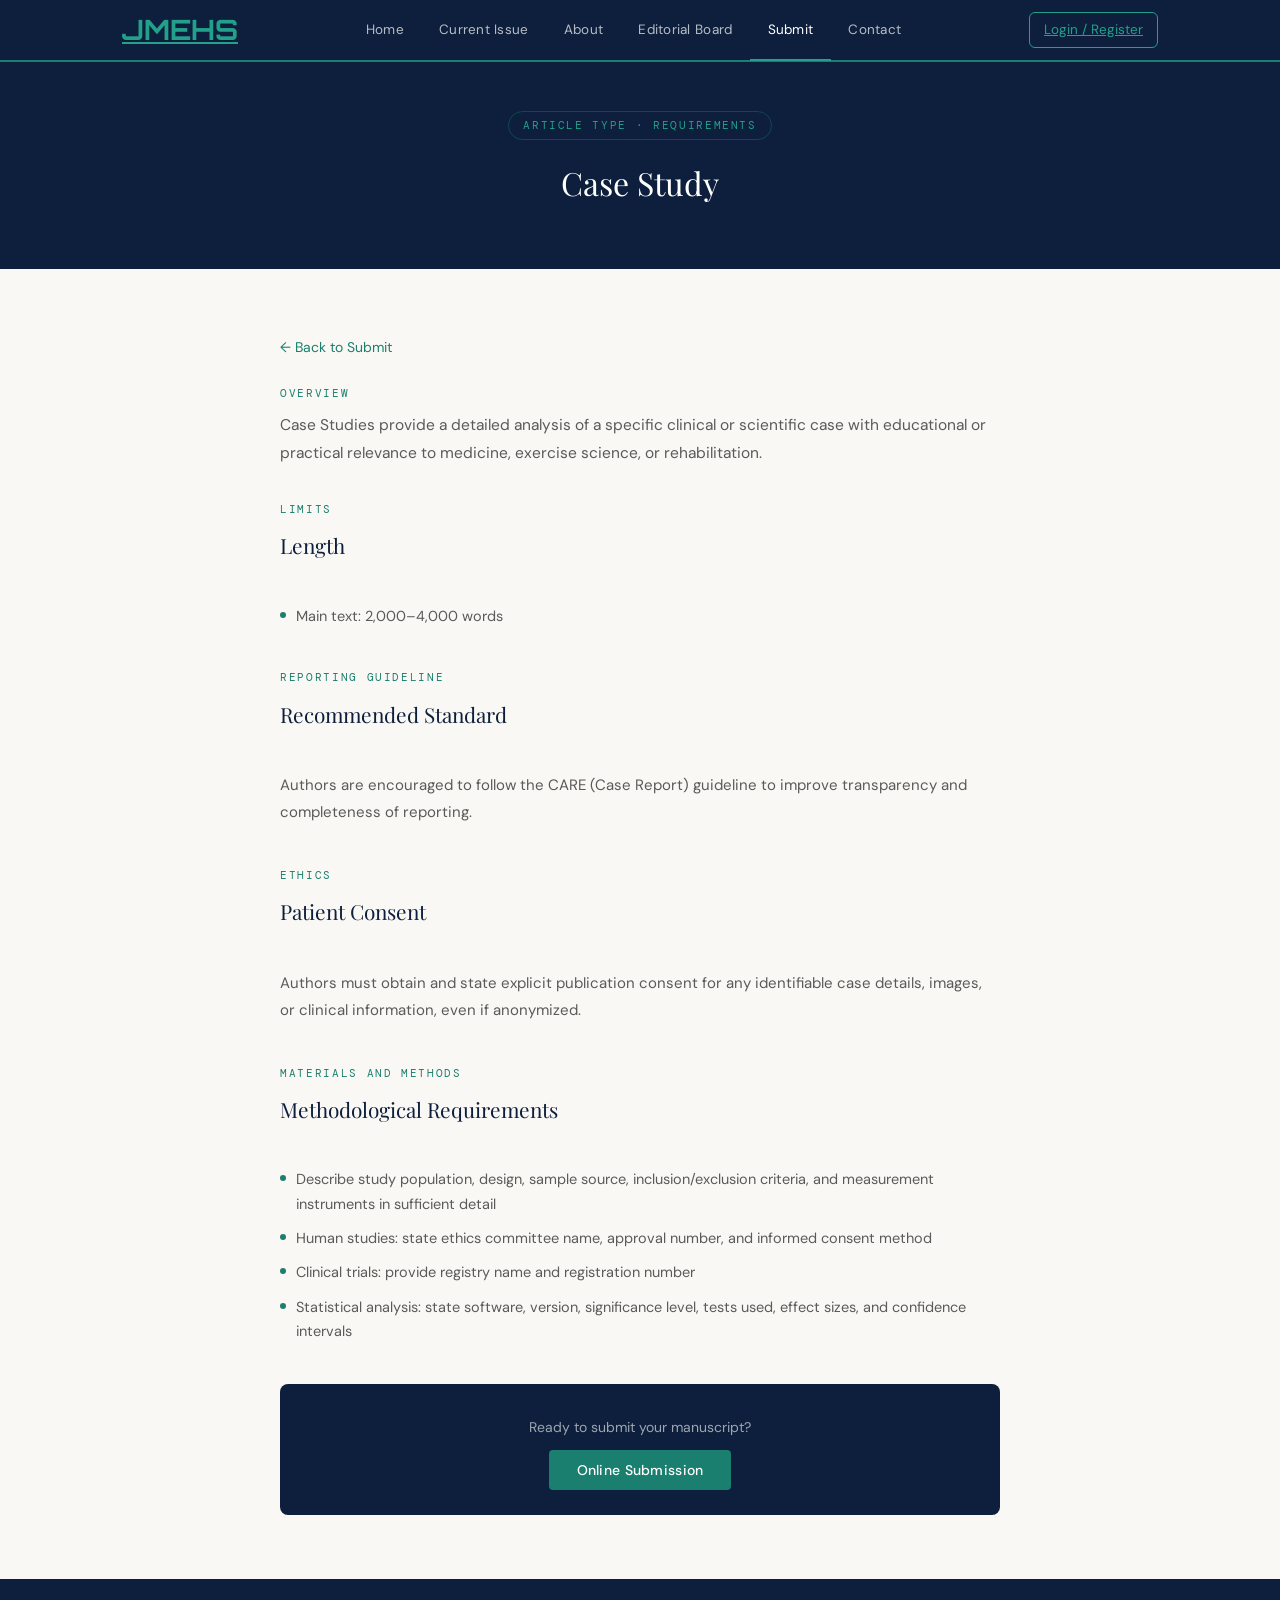
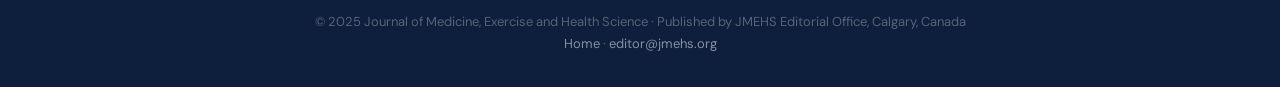
<file: requirements-case-study.html>
<!DOCTYPE html>
<html lang="en">
<head>
<link rel="icon" href="favicon.ico">
<meta charset="UTF-8">
<meta name="viewport" content="width=device-width, initial-scale=1.0">
<title>Case Study Requirements - JMEHS</title>
<link rel="preconnect" href="https://fonts.googleapis.com">
<link href="https://fonts.googleapis.com/css2?family=Playfair+Display:ital,wght@0,400;0,600;1,400&family=DM+Sans:wght@300;400;500&family=DM+Mono:wght@400&display=swap" rel="stylesheet">
<link href="https://fonts.googleapis.com/css2?family=Orbitron:wght@700&display=swap" rel="stylesheet">
<link rel="stylesheet" href="css/index_style.css">
</head>
<body>

<nav>
  <div class="nav-inner">
    <a href="index.html" class="nav-logo">JMEHS</a>
    <div class="nav-links">
      <a href="index.html">Home</a>
      <a href="index.html">Current Issue</a>
      <a href="index.html">About</a>
      <a href="index.html">Editorial Board</a>
      <a href="index.html#submit" class="active">Submit</a>
      <a href="index.html">Contact</a>
    </div>
    <a href="https://ojs.jmehs.org/index.php/jmehs/login" target="_blank" class="nav-login">Login / Register</a>
  </div>
</nav>

<div class="hero" style="padding:3rem 2rem;">
  <div class="hero-tag">Article Type · Requirements</div>
  <h1 style="font-size:2rem;">Case Study</h1>
</div>

<section>
  <div class="section-inner" style="max-width:720px;">

    <a href="index.html#submit" style="color:var(--teal); font-size:14px; text-decoration:none; display:inline-block; margin-bottom:1.5rem;">← Back to Submit</a>

    <div class="section-label">Overview</div>
    <p style="color:var(--text-muted); margin-bottom:2rem; font-size:15.5px; line-height:1.8;">
      Case Studies provide a detailed analysis of a specific clinical or scientific case with educational or practical relevance to medicine, exercise science, or rehabilitation.
    </p>

    <div class="section-label">Limits</div>
    <div class="section-title" style="font-size:1.3rem;">Length</div>
    <ul class="scope-list" style="margin-bottom:2.5rem;">
      <li>Main text: 2,000–4,000 words</li>
    </ul>
    
    <div class="section-label">Reporting Guideline</div>
    <div class="section-title" style="font-size:1.3rem;">Recommended Standard</div>
    <p style="color:var(--text-muted); margin-bottom:2.5rem; font-size:15px; line-height:1.8;">
      Authors are encouraged to follow the CARE (Case Report) guideline to improve transparency and completeness of reporting.
    </p>
    
    <div class="section-label">Ethics</div>
    <div class="section-title" style="font-size:1.3rem;">Patient Consent</div>
    <p style="color:var(--text-muted); margin-bottom:2.5rem; font-size:15px; line-height:1.8;">
      Authors must obtain and state explicit publication consent for any identifiable case details, images, or clinical information, even if anonymized.
    </p>

    <div class="section-label">Materials and Methods</div>
    <div class="section-title" style="font-size:1.3rem;">Methodological Requirements</div>
    <ul class="scope-list" style="margin-bottom:2.5rem;">
      <li>Describe study population, design, sample source, inclusion/exclusion criteria, and measurement instruments in sufficient detail</li>
      <li>Human studies: state ethics committee name, approval number, and informed consent method</li>
      <li>Clinical trials: provide registry name and registration number</li>
      <li>Statistical analysis: state software, version, significance level, tests used, effect sizes, and confidence intervals</li>
    </ul>

    <div style="background:var(--navy); border-radius:8px; padding:2rem; text-align:center;">
      <p style="color:rgba(255,255,255,0.6); font-size:14px; margin-bottom:1rem;">Ready to submit your manuscript?</p>
      <a href="https://ojs.jmehs.org/index.php/jmehs/about/submissions" class="btn-primary">Online Submission</a>
    </div>

  </div>
</section>

<footer>
  <p>© 2025 Journal of Medicine, Exercise and Health Science · Published by JMEHS Editorial Office, Calgary, Canada<br>
  <a href="index.html">Home</a> · <a href="mailto:editor@jmehs.org">editor@jmehs.org</a>
  </p>
</footer>

</body>
</html>
</file>
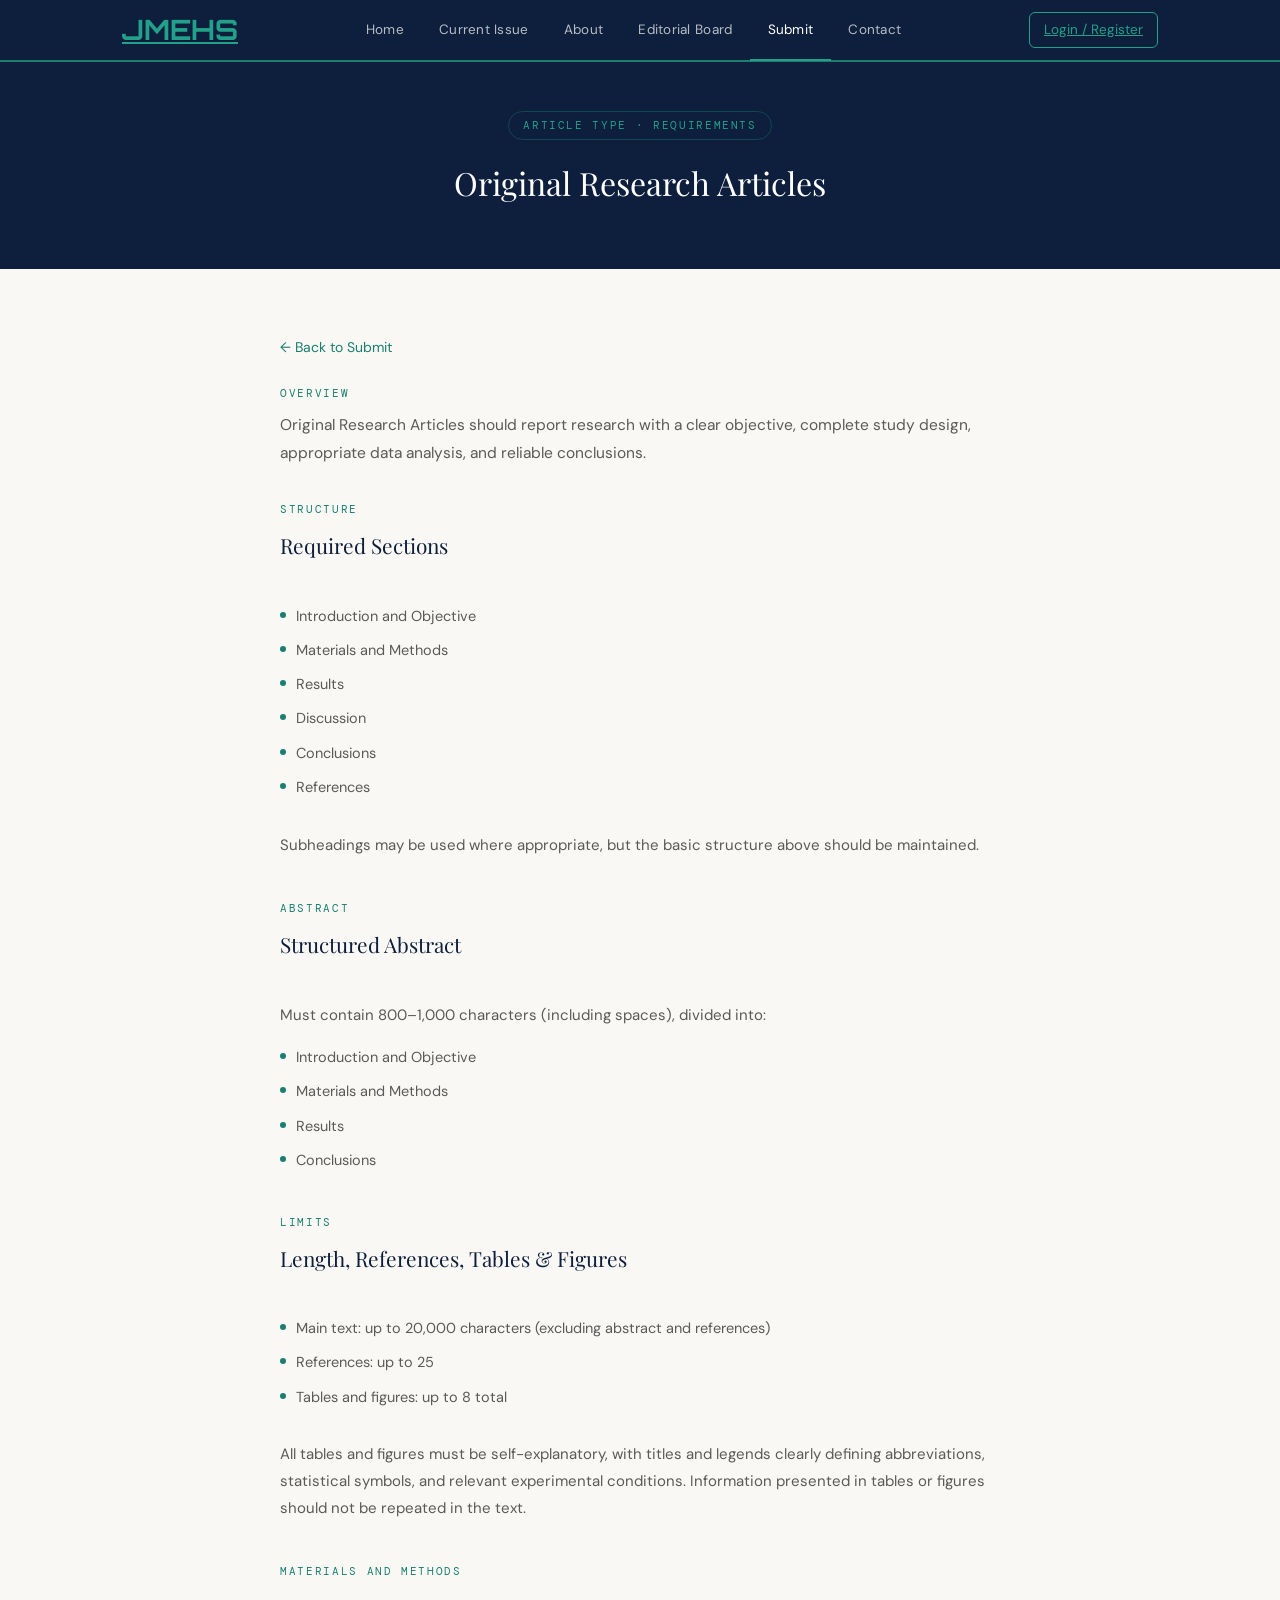
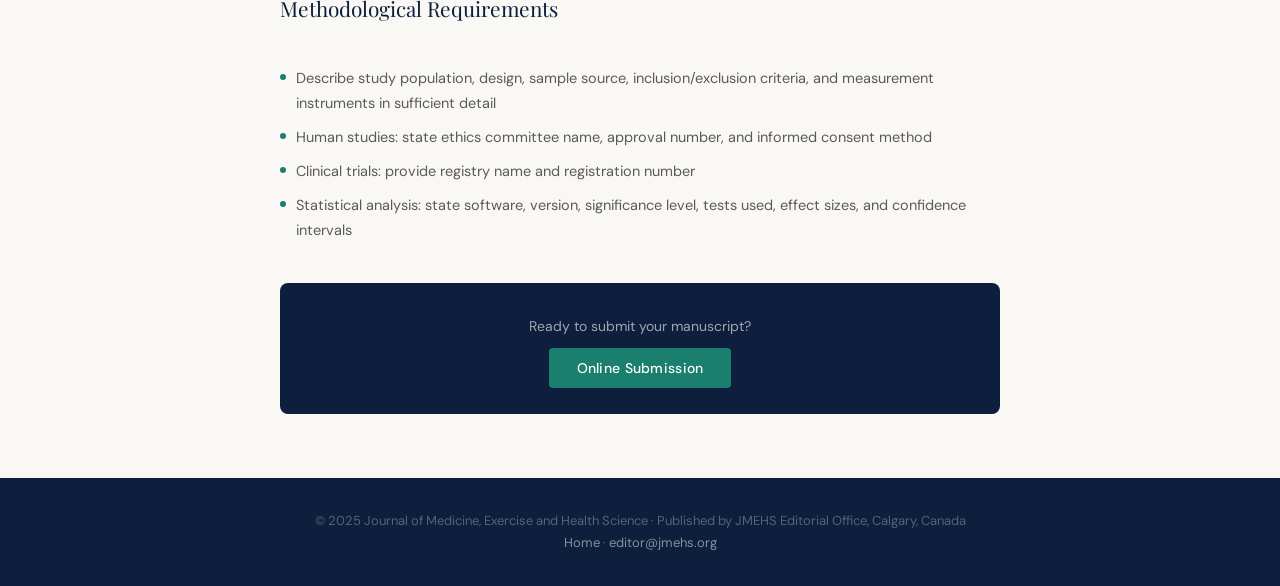
<file: requirements-original-research.html>
<!DOCTYPE html>
<html lang="en">
<head>
<link rel="icon" href="favicon.ico">
<meta charset="UTF-8">
<meta name="viewport" content="width=device-width, initial-scale=1.0">
<title>Original Research Requirements - JMEHS</title>
<link rel="preconnect" href="https://fonts.googleapis.com">
<link href="https://fonts.googleapis.com/css2?family=Playfair+Display:ital,wght@0,400;0,600;1,400&family=DM+Sans:wght@300;400;500&family=DM+Mono:wght@400&display=swap" rel="stylesheet">
<link href="https://fonts.googleapis.com/css2?family=Orbitron:wght@700&display=swap" rel="stylesheet">
<link rel="stylesheet" href="css/index_style.css">
</head>
<body>

<nav>
  <div class="nav-inner">
    <a href="index.html" class="nav-logo">JMEHS</a>
    <div class="nav-links">
      <a href="index.html">Home</a>
      <a href="index.html">Current Issue</a>
      <a href="index.html">About</a>
      <a href="index.html">Editorial Board</a>
      <a href="index.html#submit" class="active">Submit</a>
      <a href="index.html">Contact</a>
    </div>
    <a href="https://ojs.jmehs.org/index.php/jmehs/login" target="_blank" class="nav-login">Login / Register</a>
  </div>
</nav>

<div class="hero" style="padding:3rem 2rem;">
  <div class="hero-tag">Article Type · Requirements</div>
  <h1 style="font-size:2rem;">Original Research Articles</h1>
</div>

<section>
  <div class="section-inner" style="max-width:720px;">

    <a href="index.html#submit" style="color:var(--teal); font-size:14px; text-decoration:none; display:inline-block; margin-bottom:1.5rem;">← Back to Submit</a>

    <div class="section-label">Overview</div>
    <p style="color:var(--text-muted); margin-bottom:2rem; font-size:15.5px; line-height:1.8;">
      Original Research Articles should report research with a clear objective, complete study design, appropriate data analysis, and reliable conclusions.
    </p>

    <div class="section-label">Structure</div>
    <div class="section-title" style="font-size:1.3rem;">Required Sections</div>
    <ul class="scope-list" style="margin-bottom:2rem;">
      <li>Introduction and Objective</li>
      <li>Materials and Methods</li>
      <li>Results</li>
      <li>Discussion</li>
      <li>Conclusions</li>
      <li>References</li>
    </ul>
    <p style="color:var(--text-muted); margin-bottom:2.5rem; font-size:15px; line-height:1.8;">
      Subheadings may be used where appropriate, but the basic structure above should be maintained.
    </p>

    <div class="section-label">Abstract</div>
    <div class="section-title" style="font-size:1.3rem;">Structured Abstract</div>
    <p style="color:var(--text-muted); margin-bottom:1rem; font-size:15px; line-height:1.8;">
      Must contain 800–1,000 characters (including spaces), divided into:
    </p>
    <ul class="scope-list" style="margin-bottom:2.5rem;">
      <li>Introduction and Objective</li>
      <li>Materials and Methods</li>
      <li>Results</li>
      <li>Conclusions</li>
    </ul>

    <div class="section-label">Limits</div>
    <div class="section-title" style="font-size:1.3rem;">Length, References, Tables & Figures</div>
    <ul class="scope-list" style="margin-bottom:2rem;">
      <li>Main text: up to 20,000 characters (excluding abstract and references)</li>
      <li>References: up to 25</li>
      <li>Tables and figures: up to 8 total </li>
    </ul>
    <p style="color:var(--text-muted); margin-bottom:2.5rem; font-size:15px; line-height:1.8;">
      All tables and figures must be self-explanatory, with titles and legends clearly defining abbreviations, statistical symbols, and relevant experimental conditions. 
      Information presented in tables or figures should not be repeated in the text.
    </p>

    <div class="section-label">Materials and Methods</div>
    <div class="section-title" style="font-size:1.3rem;">Methodological Requirements</div>
    <ul class="scope-list" style="margin-bottom:2.5rem;">
      <li>Describe study population, design, sample source, inclusion/exclusion criteria, and measurement instruments in sufficient detail</li>
      <li>Human studies: state ethics committee name, approval number, and informed consent method</li>
      <li>Clinical trials: provide registry name and registration number</li>
      <li>Statistical analysis: state software, version, significance level, tests used, effect sizes, and confidence intervals</li>
    </ul>

    <div style="background:var(--navy); border-radius:8px; padding:2rem; text-align:center;">
      <p style="color:rgba(255,255,255,0.6); font-size:14px; margin-bottom:1rem;">Ready to submit your manuscript?</p>
      <a href="https://ojs.jmehs.org/index.php/jmehs/about/submissions" class="btn-primary">Online Submission</a>
    </div>

  </div>
</section>

<footer>
  <p>© 2025 Journal of Medicine, Exercise and Health Science · Published by JMEHS Editorial Office, Calgary, Canada<br>
  <a href="index.html">Home</a> · <a href="mailto:editor@jmehs.org">editor@jmehs.org</a>
  </p>
</footer>

</body>
</html>
</file>
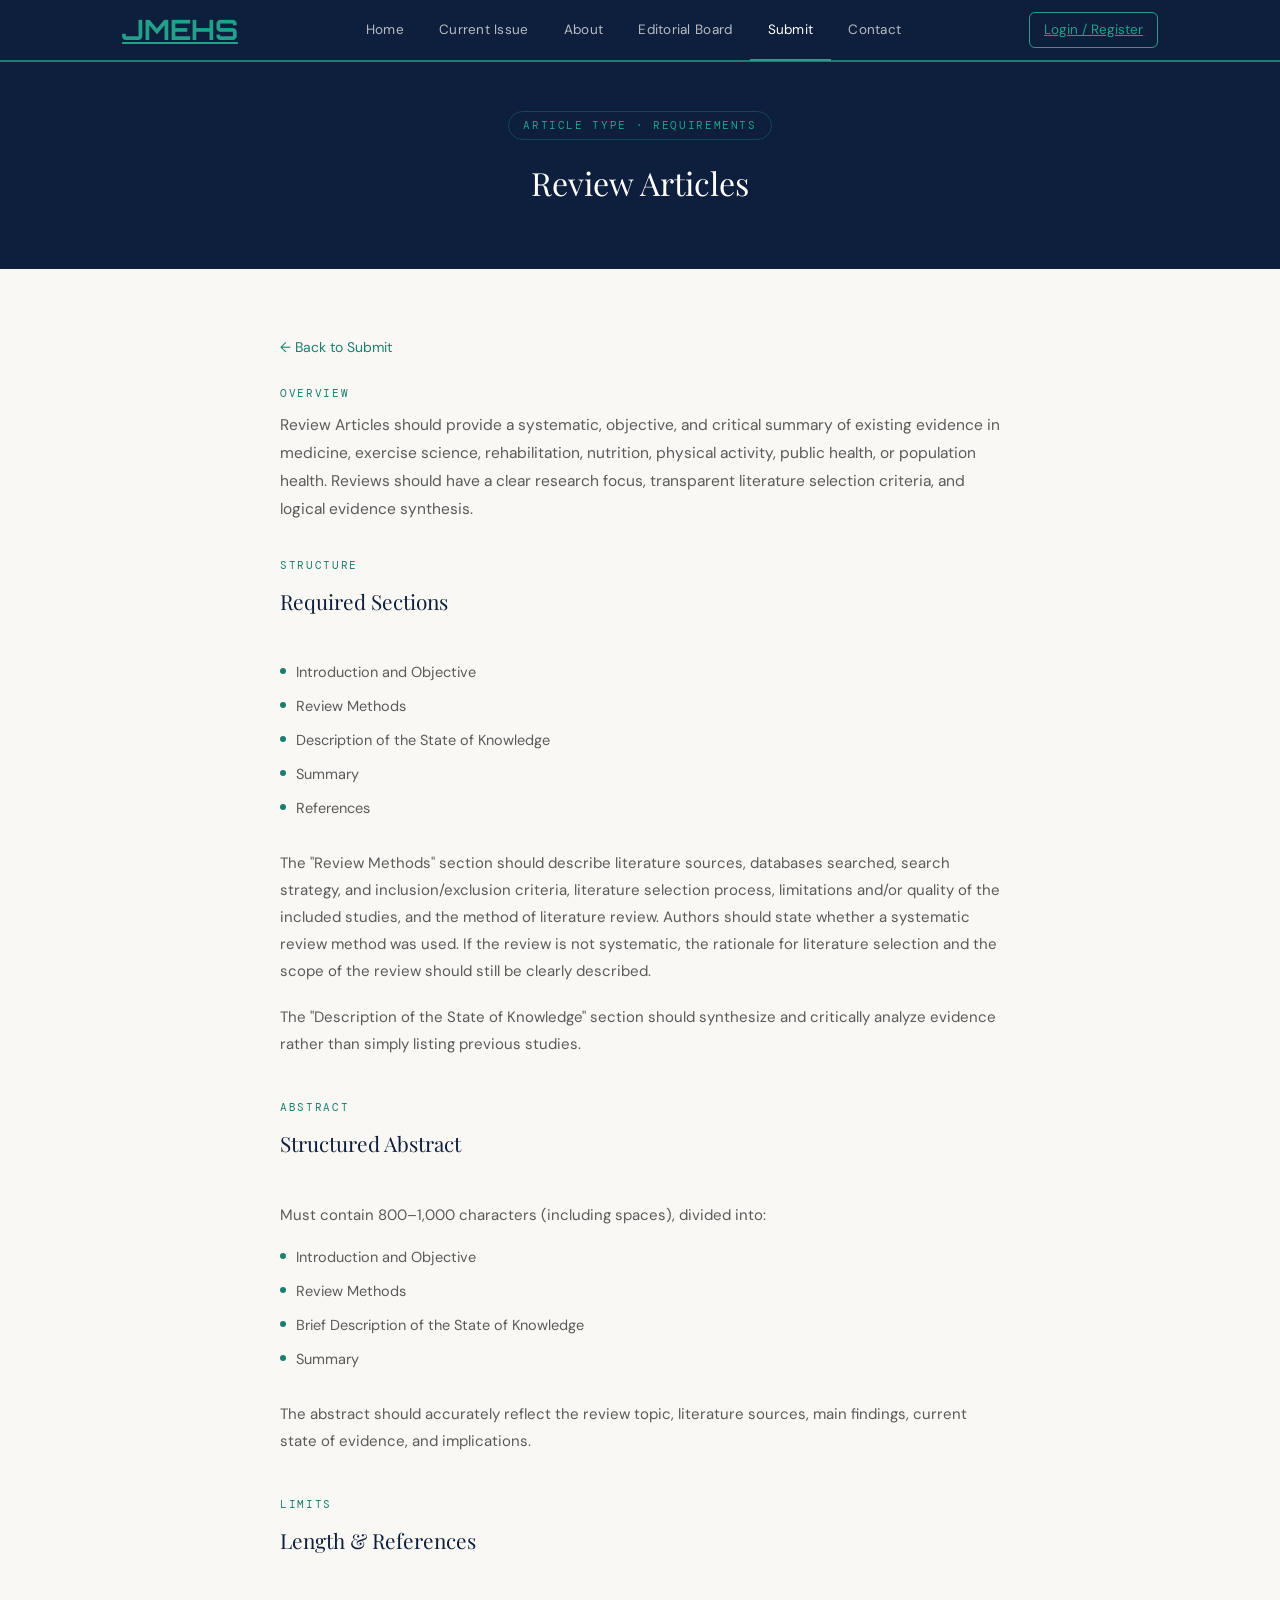
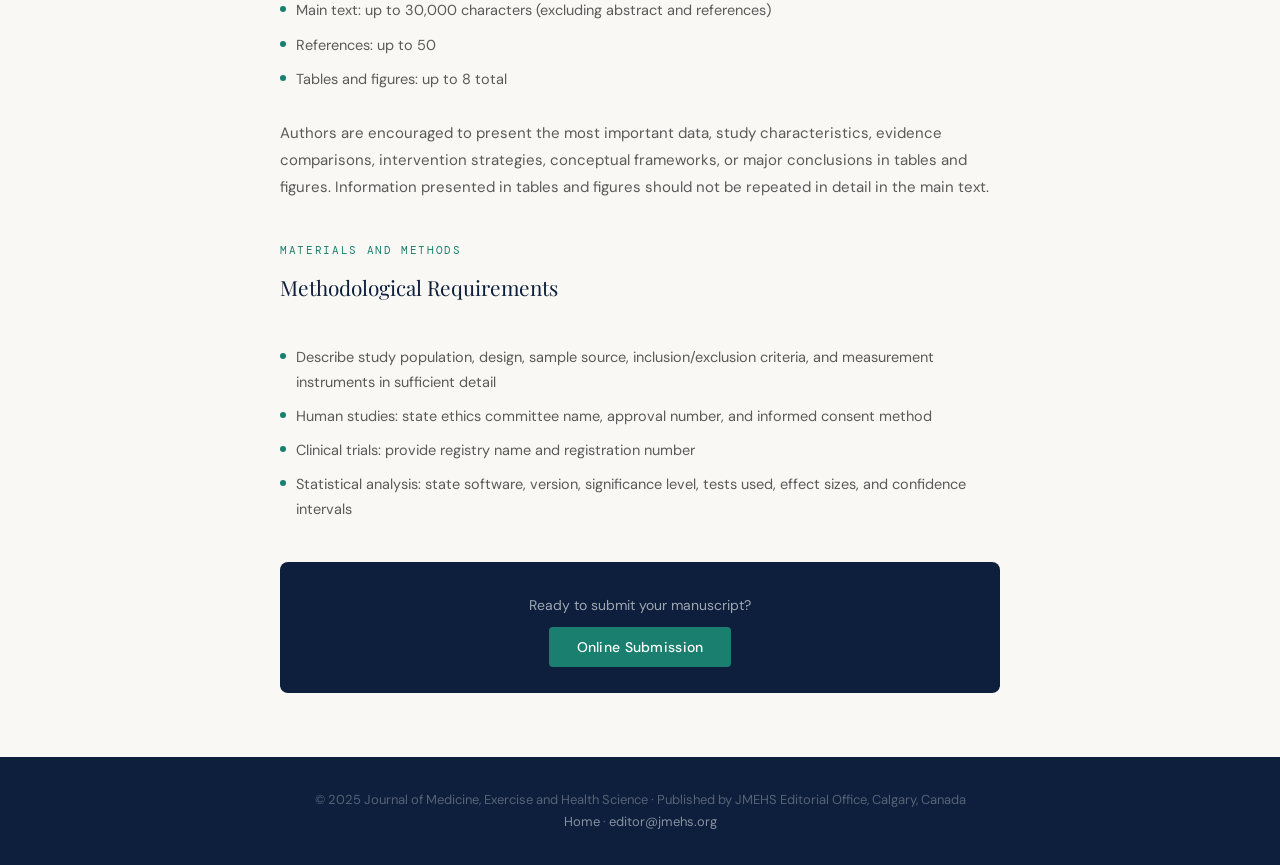
<file: requirements-review-article.html>
<!DOCTYPE html>
<html lang="en">
<head>
<link rel="icon" href="favicon.ico">
<meta charset="UTF-8">
<meta name="viewport" content="width=device-width, initial-scale=1.0">
<title>Review Articles Requirements - JMEHS</title>
<link rel="preconnect" href="https://fonts.googleapis.com">
<link href="https://fonts.googleapis.com/css2?family=Playfair+Display:ital,wght@0,400;0,600;1,400&family=DM+Sans:wght@300;400;500&family=DM+Mono:wght@400&display=swap" rel="stylesheet">
<link href="https://fonts.googleapis.com/css2?family=Orbitron:wght@700&display=swap" rel="stylesheet">
<link rel="stylesheet" href="css/index_style.css">
</head>
<body>

<nav>
  <div class="nav-inner">
    <a href="index.html" class="nav-logo">JMEHS</a>
    <div class="nav-links">
      <a href="index.html">Home</a>
      <a href="index.html">Current Issue</a>
      <a href="index.html">About</a>
      <a href="index.html">Editorial Board</a>
      <a href="index.html#submit" class="active">Submit</a>
      <a href="index.html">Contact</a>
    </div>
    <a href="https://ojs.jmehs.org/index.php/jmehs/login" target="_blank" class="nav-login">Login / Register</a>
  </div>
</nav>

<div class="hero" style="padding:3rem 2rem;">
  <div class="hero-tag">Article Type · Requirements</div>
  <h1 style="font-size:2rem;">Review Articles</h1>
</div>

<section>
  <div class="section-inner" style="max-width:720px;">

    <a href="index.html#submit" style="color:var(--teal); font-size:14px; text-decoration:none; display:inline-block; margin-bottom:1.5rem;">← Back to Submit</a>

    <div class="section-label">Overview</div>
    <p style="color:var(--text-muted); margin-bottom:2rem; font-size:15.5px; line-height:1.8;">
      Review Articles should provide a systematic, objective, and critical summary of existing evidence in medicine, exercise science, rehabilitation, nutrition, physical activity, public health, or population health. 
      Reviews should have a clear research focus, transparent literature selection criteria, and logical evidence synthesis.
    </p>

    <div class="section-label">Structure</div>
    <div class="section-title" style="font-size:1.3rem;">Required Sections</div>
    <ul class="scope-list" style="margin-bottom:1.8rem;">
      <li>Introduction and Objective</li>
      <li>Review Methods</li>
      <li>Description of the State of Knowledge</li>
      <li>Summary</li>
      <li>References</li>
    </ul>
    <p style="color:var(--text-muted); margin-bottom:1.2rem; font-size:15px; line-height:1.8;">
      The "Review Methods" section should describe literature sources, databases searched, search strategy, and inclusion/exclusion criteria, 
      literature selection process, limitations and/or quality of the included studies, and the method of literature review.
      Authors should state whether a systematic review method was used. If the review is not systematic, the rationale for literature selection and the scope of the review should still be clearly described.
    </p>
    <p style="color:var(--text-muted); margin-bottom:2.5rem; font-size:15px; line-height:1.8;">
      The "Description of the State of Knowledge" section should synthesize and critically analyze evidence rather than simply listing previous studies.
    </p>

    <div class="section-label">Abstract</div>
    <div class="section-title" style="font-size:1.3rem;">Structured Abstract</div>
    <p style="color:var(--text-muted); margin-bottom:1rem; font-size:15px; line-height:1.8;">
      Must contain 800–1,000 characters (including spaces), divided into:
    </p>
    <ul class="scope-list" style="margin-bottom:1.8rem;">
      <li>Introduction and Objective</li>
      <li>Review Methods</li>
      <li>Brief Description of the State of Knowledge</li>
      <li>Summary</li>
    </ul>
    <p style="color:var(--text-muted); margin-bottom:2.5rem; font-size:15px; line-height:1.8;">
      The abstract should accurately reflect the review topic, literature sources, main findings, current state of evidence, and implications.  
    </p>

    <div class="section-label">Limits</div>
    <div class="section-title" style="font-size:1.3rem;">Length & References</div>
    <ul class="scope-list" style="margin-bottom:1.8rem;">
      <li>Main text: up to 30,000 characters (excluding abstract and references)</li>
      <li>References: up to 50</li>
      <li>Tables and figures: up to 8 total</li>
    </ul>
    <p style="color:var(--text-muted); margin-bottom:2.5rem; font-size:15px; line-height:1.8;">
      Authors are encouraged to present the most important data, study characteristics, evidence comparisons, intervention strategies, conceptual frameworks, 
      or major conclusions in tables and figures. Information presented in tables and figures should not be repeated in detail in the main text.  
    </p>

    <div class="section-label">Materials and Methods</div>
    <div class="section-title" style="font-size:1.3rem;">Methodological Requirements</div>
    <ul class="scope-list" style="margin-bottom:2.5rem;">
      <li>Describe study population, design, sample source, inclusion/exclusion criteria, and measurement instruments in sufficient detail</li>
      <li>Human studies: state ethics committee name, approval number, and informed consent method</li>
      <li>Clinical trials: provide registry name and registration number</li>
      <li>Statistical analysis: state software, version, significance level, tests used, effect sizes, and confidence intervals</li>
    </ul>

    <div style="background:var(--navy); border-radius:8px; padding:2rem; text-align:center;">
      <p style="color:rgba(255,255,255,0.6); font-size:14px; margin-bottom:1rem;">Ready to submit your manuscript?</p>
      <a href="https://ojs.jmehs.org/index.php/jmehs/about/submissions" class="btn-primary">Online Submission</a>
    </div>

  </div>
</section>

<footer>
  <p>© 2025 Journal of Medicine, Exercise and Health Science · Published by JMEHS Editorial Office, Calgary, Canada<br>
  <a href="index.html">Home</a> · <a href="mailto:editor@jmehs.org">editor@jmehs.org</a>
  </p>
</footer>

</body>
</html>
</file>
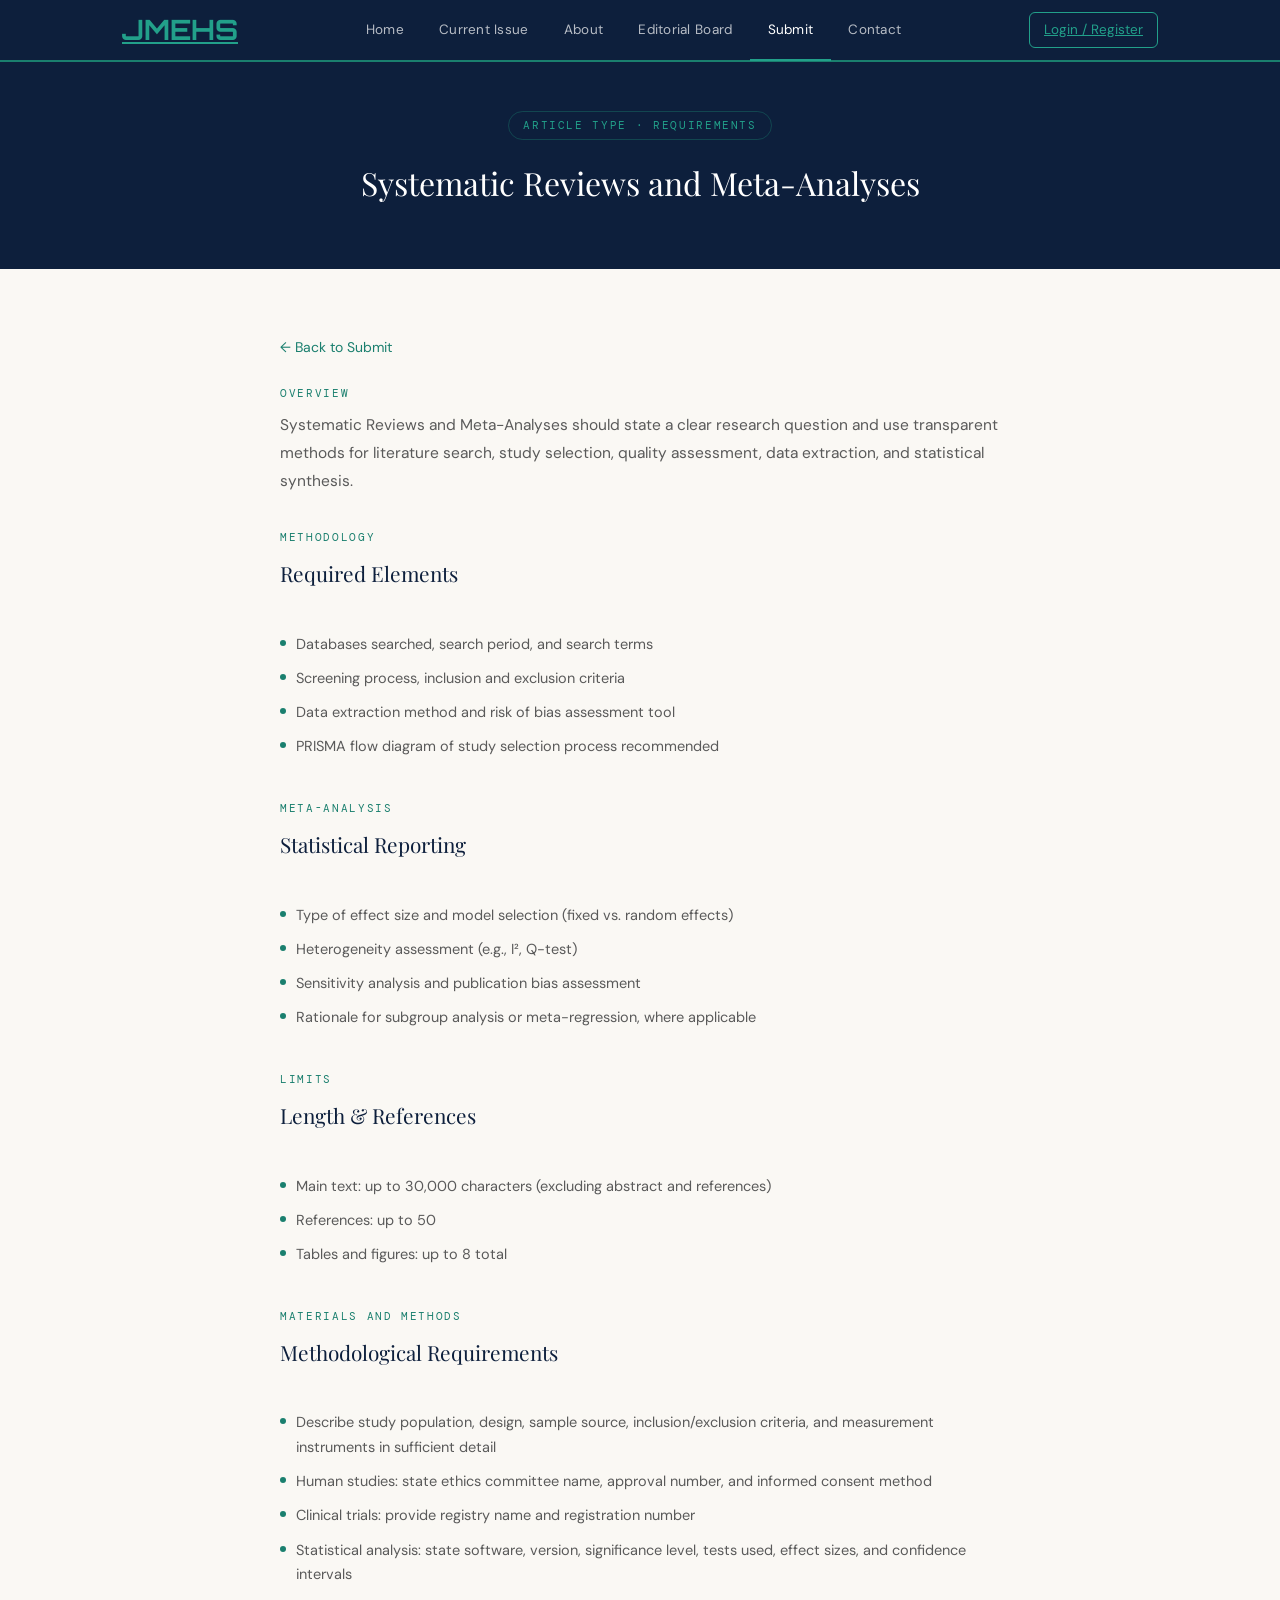
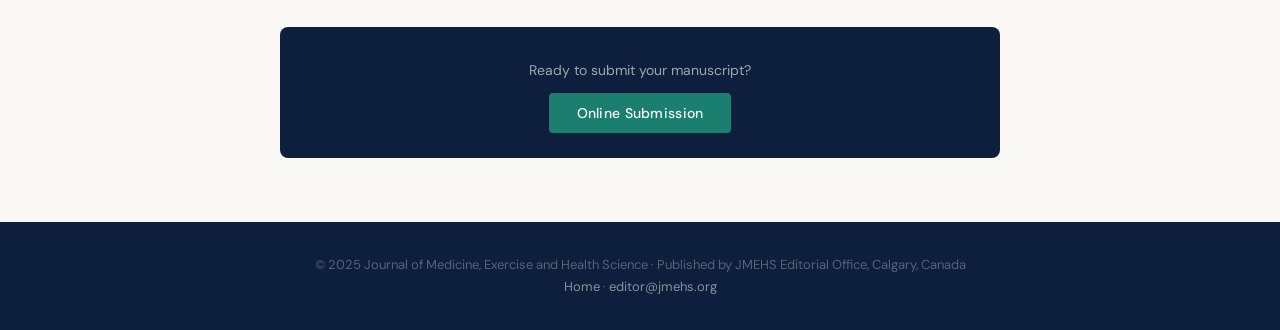
<file: requirements-systematic-review.html>
<!DOCTYPE html>
<html lang="en">
<head>
<link rel="icon" href="favicon.ico">
<meta charset="UTF-8">
<meta name="viewport" content="width=device-width, initial-scale=1.0">
<title>Systematic Reviews and Meta-Analyses Requirements - JMEHS</title>
<link rel="preconnect" href="https://fonts.googleapis.com">
<link href="https://fonts.googleapis.com/css2?family=Playfair+Display:ital,wght@0,400;0,600;1,400&family=DM+Sans:wght@300;400;500&family=DM+Mono:wght@400&display=swap" rel="stylesheet">
<link href="https://fonts.googleapis.com/css2?family=Orbitron:wght@700&display=swap" rel="stylesheet">
<link rel="stylesheet" href="css/index_style.css">
</head>
<body>

<nav>
  <div class="nav-inner">
    <a href="index.html" class="nav-logo">JMEHS</a>
    <div class="nav-links">
      <a href="index.html">Home</a>
      <a href="index.html">Current Issue</a>
      <a href="index.html">About</a>
      <a href="index.html">Editorial Board</a>
      <a href="index.html#submit" class="active">Submit</a>
      <a href="index.html">Contact</a>
    </div>
    <a href="https://ojs.jmehs.org/index.php/jmehs/login" target="_blank" class="nav-login">Login / Register</a>
  </div>
</nav>

<div class="hero" style="padding:3rem 2rem;">
  <div class="hero-tag">Article Type · Requirements</div>
  <h1 style="font-size:2rem;">Systematic Reviews and Meta-Analyses</h1>
</div>

<section>
  <div class="section-inner" style="max-width:720px;">

    <a href="index.html#submit" style="color:var(--teal); font-size:14px; text-decoration:none; display:inline-block; margin-bottom:1.5rem;">← Back to Submit</a>

    <div class="section-label">Overview</div>
    <p style="color:var(--text-muted); margin-bottom:2rem; font-size:15.5px; line-height:1.8;">
      Systematic Reviews and Meta-Analyses should state a clear research question and use transparent methods for literature search, study selection, quality assessment, data extraction, and statistical synthesis.
    </p>

    <div class="section-label">Methodology</div>
    <div class="section-title" style="font-size:1.3rem;">Required Elements</div>
    <ul class="scope-list" style="margin-bottom:2.5rem;">
      <li>Databases searched, search period, and search terms</li>
      <li>Screening process, inclusion and exclusion criteria</li>
      <li>Data extraction method and risk of bias assessment tool</li>
      <li>PRISMA flow diagram of study selection process recommended</li>
    </ul>

    <div class="section-label">Meta-Analysis</div>
    <div class="section-title" style="font-size:1.3rem;">Statistical Reporting</div>
    <ul class="scope-list" style="margin-bottom:2.5rem;">
      <li>Type of effect size and model selection (fixed vs. random effects)</li>
      <li>Heterogeneity assessment (e.g., I², Q-test)</li>
      <li>Sensitivity analysis and publication bias assessment</li>
      <li>Rationale for subgroup analysis or meta-regression, where applicable</li>
    </ul>

    <div class="section-label">Limits</div>
    <div class="section-title" style="font-size:1.3rem;">Length & References</div>
    <ul class="scope-list" style="margin-bottom:2.5rem;">
      <li>Main text: up to 30,000 characters (excluding abstract and references)</li>
      <li>References: up to 50</li>
      <li>Tables and figures: up to 8 total</li>
    </ul>

    <div class="section-label">Materials and Methods</div>
    <div class="section-title" style="font-size:1.3rem;">Methodological Requirements</div>
    <ul class="scope-list" style="margin-bottom:2.5rem;">
      <li>Describe study population, design, sample source, inclusion/exclusion criteria, and measurement instruments in sufficient detail</li>
      <li>Human studies: state ethics committee name, approval number, and informed consent method</li>
      <li>Clinical trials: provide registry name and registration number</li>
      <li>Statistical analysis: state software, version, significance level, tests used, effect sizes, and confidence intervals</li>
    </ul>

    <div style="background:var(--navy); border-radius:8px; padding:2rem; text-align:center;">
      <p style="color:rgba(255,255,255,0.6); font-size:14px; margin-bottom:1rem;">Ready to submit your manuscript?</p>
      <a href="https://ojs.jmehs.org/index.php/jmehs/about/submissions" class="btn-primary">Online Submission</a>
    </div>

  </div>
</section>

<footer>
  <p>© 2025 Journal of Medicine, Exercise and Health Science · Published by JMEHS Editorial Office, Calgary, Canada<br>
  <a href="index.html">Home</a> · <a href="mailto:editor@jmehs.org">editor@jmehs.org</a>
  </p>
</footer>

</body>
</html>
</file>
<file: css/index_style.css>
:root {
  --navy: #0d1f3c;
  --navy-light: #162d54;
  --teal: #1a7f6e;
  --teal-light: #22a08a;
  --teal-pale: #e4f4f1;
  --cream: #faf8f4;
  --warm-gray: #f2efe9;
  --text: #1a1a1a;
  --text-muted: #5a5a5a;
  --text-light: #8a8a8a;
  --border: #e0dbd2;
  --white: #ffffff;
}
* { margin: 0; padding: 0; box-sizing: border-box; }
html { scroll-behavior: smooth; }
body {
  font-family: 'DM Sans', sans-serif;
  background: var(--cream);
  color: var(--text);
  font-size: 16px;
  line-height: 1.7;
}

/* ── NAV ── */
nav {
  background: var(--navy);
  position: sticky; top: 0; z-index: 100;
  border-bottom: 2px solid var(--teal);
}
.nav-inner {
  max-width: 1100px; margin: 0 auto;
  display: flex; align-items: center; justify-content: space-between;
  padding: 0 2rem; height: 60px;
}
.nav-logo {
    font-family: "Orbitron", sans-serif;
    font-size: 28px;
    font-weight: 700;
    color: var(--teal-light);
}
.nav-links { display: flex; gap: 0; }
.nav-links a {
  color: rgba(255,255,255,0.7);
  text-decoration: none;
  font-size: 13.5px;
  font-weight: 400;
  padding: 0 1.1rem;
  height: 60px;
  display: flex; align-items: center;
  border-bottom: 2px solid transparent;
  margin-bottom: -2px;
  transition: color 0.2s, border-color 0.2s;
  letter-spacing: 0.02em;
}
.nav-links a:hover { color: white; border-color: var(--teal-light); }
.nav-links a.active { color: white; border-color: var(--teal-light); }

.nav-login {
  border: 1px solid var(--teal-light);
  border-radius: 6px;
  padding: 6px 14px !important;
  color: var(--teal-light) !important;
  font-size: 13.5px;
}

.nav-login:hover {
  background: var(--teal);
  color: var(--white) !important;
}


/* ── HERO ── */
.hero {
  background: var(--navy);
  padding: 5rem 2rem 4rem;
  text-align: center;
}
.hero-tag {
  display: inline-block;
  font-family: 'DM Mono', monospace;
  font-size: 11px;
  letter-spacing: 0.15em;
  color: var(--teal-light);
  text-transform: uppercase;
  border: 1px solid rgba(26,128,110,0.4);
  padding: 4px 14px;
  border-radius: 20px;
  margin-bottom: 1.5rem;
}
.hero h1 {
  font-family: 'Playfair Display', serif;
  color: white;
  font-size: clamp(2.2rem, 5vw, 3.4rem);
  font-weight: 400;
  line-height: 1.2;
  max-width: 700px;
  margin: 0 auto 1.2rem;
}
.hero h1 em {
  font-style: italic;
  color: var(--teal-light);
}
.hero-sub {
  color: rgba(255,255,255,0.55);
  font-size: 15px;
  max-width: 520px;
  margin: 0 auto 2.5rem;
  font-weight: 300;
}
.hero-actions { display: flex; gap: 1rem; justify-content: center; flex-wrap: wrap; }
.btn-primary {
  background: var(--teal);
  color: white;
  text-decoration: none;
  padding: 11px 28px;
  border-radius: 4px;
  font-size: 14px;
  font-weight: 500;
  letter-spacing: 0.02em;
  transition: background 0.2s;
}
.btn-primary:hover { background: var(--teal-light); }
.btn-outline {
  border: 1px solid rgba(255,255,255,0.25);
  color: rgba(255,255,255,0.8);
  text-decoration: none;
  padding: 11px 28px;
  border-radius: 4px;
  font-size: 14px;
  font-weight: 400;
  transition: border-color 0.2s, color 0.2s;
}
.btn-outline:hover { border-color: rgba(255,255,255,0.6); color: white; }

/* ── META STRIP ── */
.meta-strip {
  background: var(--navy-light);
  border-top: 1px solid rgba(255,255,255,0.06);
}
.meta-strip-inner {
  max-width: 1100px; margin: 0 auto;
  display: flex; justify-content: center; flex-wrap: wrap;
  padding: 1rem 2rem; gap: 2.5rem;
}
.meta-item {
  text-align: center;
  color: rgba(255,255,255,0.4);
  font-size: 12px;
  letter-spacing: 0.05em;
}
.meta-item span {
  display: block;
  color: rgba(255,255,255,0.85);
  font-size: 14px;
  font-weight: 500;
  margin-bottom: 1px;
}

/* ── SECTIONS ── */
section { padding: 4rem 2rem; }
.section-inner { max-width: 1100px; margin: 0 auto; }
.section-label {
  font-family: 'DM Mono', monospace;
  font-size: 11px;
  letter-spacing: 0.15em;
  color: var(--teal);
  text-transform: uppercase;
  margin-bottom: 0.6rem;
}
.section-title {
  font-family: 'Playfair Display', serif;
  font-size: clamp(1.6rem, 3vw, 2.2rem);
  font-weight: 400;
  color: var(--navy);
  margin-bottom: 2.5rem;
}

/* ── CURRENT ISSUE BANNER ── */
.issue-banner {
  background: var(--white);
  border: 1px solid var(--border);
  border-left: 4px solid var(--teal);
  border-radius: 6px;
  padding: 1.5rem 2rem;
  display: flex;
  align-items: center;
  justify-content: space-between;
  gap: 1rem;
  flex-wrap: wrap;
  margin-bottom: 2.5rem;
}
.issue-banner-info { flex: 1; }
.issue-banner-info h3 {
  font-family: 'Playfair Display', serif;
  font-size: 1.3rem;
  font-weight: 400;
  color: var(--navy);
  margin-bottom: 0.3rem;
}
.issue-banner-info p {
  font-size: 14px;
  color: var(--text-muted);
}
.issue-badge {
  background: var(--teal-pale);
  color: var(--teal);
  font-size: 12px;
  font-weight: 500;
  padding: 5px 14px;
  border-radius: 20px;
  white-space: nowrap;
  font-family: 'DM Mono', monospace;
  letter-spacing: 0.05em;
}

/* ── ARTICLE CARDS ── */
.articles-grid {
  display: flex;
  flex-direction: column;
  gap: 1px;
  background: var(--border);
  border: 1px solid var(--border);
  border-radius: 8px;
  overflow: hidden;
}
.article-card {
  background: var(--white);
  padding: 1.8rem 2rem;
  display: grid;
  grid-template-columns: 1fr auto;
  gap: 1rem;
  align-items: start;
  transition: background 0.15s;
  text-decoration: none;
  color: inherit;
}
.article-card:hover { background: var(--warm-gray); }
.article-type {
  font-family: 'DM Mono', monospace;
  font-size: 10.5px;
  letter-spacing: 0.1em;
  color: var(--teal);
  text-transform: uppercase;
  margin-bottom: 0.5rem;
}
.article-title {
  font-family: 'Playfair Display', serif;
  font-size: 1.1rem;
  font-weight: 400;
  color: var(--navy);
  line-height: 1.4;
  margin-bottom: 0.6rem;
}
.article-authors {
  font-size: 13.5px;
  color: var(--text-muted);
  margin-bottom: 0.4rem;
}
.article-meta {
  font-size: 12.5px;
  color: var(--text-light);
  display: flex;
  gap: 1.2rem;
  flex-wrap: wrap;
}
.article-meta span { display: flex; align-items: center; gap: 4px; }
.pdf-btn {
  display: flex;
  align-items: center;
  gap: 6px;
  background: var(--navy);
  color: white;
  text-decoration: none;
  padding: 8px 16px;
  border-radius: 4px;
  font-size: 13px;
  font-weight: 500;
  white-space: nowrap;
  transition: background 0.2s;
  align-self: start;
}
.pdf-btn:hover { background: var(--teal); }
.pdf-icon {
  width: 14px; height: 14px; fill: none;
  stroke: currentColor; stroke-width: 1.8;
}


/* ── ABOUT SECTION ── */
.about-section { background: var(--white); border-top: 1px solid var(--border); border-bottom: 1px solid var(--border); }
.about-grid {
  display: grid;
  grid-template-columns: 1fr 1fr;
  gap: 4rem;
}
@media (max-width: 700px) { .about-grid { grid-template-columns: 1fr; gap: 2rem; } }
.about-text p {
  color: var(--text-muted);
  font-size: 15.5px;
  margin-bottom: 1rem;
  line-height: 1.75;
}
.scope-list {
  list-style: none;
  display: flex;
  flex-direction: column;
  gap: 0.6rem;
}
.scope-list li {
  display: flex; align-items: flex-start; gap: 10px;
  font-size: 14.5px; color: var(--text-muted);
}
.scope-list li::before {
  content: '';
  width: 6px; height: 6px;
  background: var(--teal);
  border-radius: 50%;
  margin-top: 8px;
  flex-shrink: 0;
}
.article-type-card {
  background: var(--white);
  border: 1px solid var(--border);
  border-radius: 8px;
  padding: 1.4rem;
  display: block;
  text-decoration: none;
  transition: border-color 0.15s, box-shadow 0.15s;
}
.article-type-card:hover {
  border-color: var(--teal);
  box-shadow: 0 2px 8px rgba(0,0,0,0.06);
}
.article-type-label {
  font-family: 'DM Mono', monospace;
  font-size: 10px;
  letter-spacing: 0.1em;
  color: var(--teal);
  text-transform: uppercase;
  margin-bottom: 0.5rem;
}
.article-type-card p {
  font-size: 14px;
  color: var(--text-muted);
  margin-bottom: 0.8rem;
}
.article-type-link {
  font-size: 12.5px;
  color: var(--teal);
  font-weight: 500;
}



/* ── EDITORIAL BOARD ── */
.board-section { background: var(--cream); }
.board-grid {
  display: grid;
  grid-template-columns: repeat(auto-fill, minmax(240px, 1fr));
  gap: 1rem;
}
.board-card {
  background: var(--white);
  border: 1px solid var(--border);
  border-radius: 8px;
  padding: 1.4rem 1.5rem;
}
.board-card-role {
  font-family: 'DM Mono', monospace;
  font-size: 10px;
  letter-spacing: 0.12em;
  color: var(--teal);
  text-transform: uppercase;
  margin-bottom: 0.4rem;
}
.board-card h4 {
  font-size: 15px;
  font-weight: 500;
  color: var(--navy);
  margin-bottom: 0.2rem;
}
.board-card p {
  font-size: 13px;
  color: var(--text-muted);
  line-height: 1.4;
}

/* ── SUBMIT CTA ── */
.submit-section {
  background: var(--navy);
  text-align: center;
}
.submit-section .section-inner { max-width: 640px; }
.submit-section .section-label { color: var(--teal-light); }
.submit-section .section-title { color: white; }
.submit-section p {
  color: rgba(255,255,255,0.55);
  font-size: 15px;
  margin-bottom: 2rem;
  font-weight: 300;
}
.submit-features {
  display: flex; justify-content: center; flex-wrap: wrap; gap: 2rem;
  margin-bottom: 2.5rem;
}
.submit-feature {
  color: rgba(255,255,255,0.7);
  font-size: 13.5px;
  display: flex; align-items: center; gap: 6px;
}
.submit-feature::before {
  content: '✓';
  color: var(--teal-light);
  font-weight: 600;
}

/* ── CONTACT ── */

.contact-section { 
  background: var(--warm-gray);
  border-top: 1px solid var(--border); 
  padding-top: 17rem;
  padding-bottom: 21rem; /* 直接加大底部留白 */
  
}

.contact-grid {
  display: grid;
  grid-template-columns: 1fr 1fr 1fr;
  gap: 2rem;
}
@media (max-width: 700px) { .contact-grid { grid-template-columns: 1fr; } }
.contact-block h4 {
  font-size: 13px;
  font-weight: 500;
  color: var(--navy);
  margin-bottom: 0.5rem;
  letter-spacing: 0.04em;
}
.contact-block p, .contact-block a {
  font-size: 14px;
  color: var(--text-muted);
  text-decoration: none;
  line-height: 1.6;
}
.contact-block a:hover { color: var(--teal); }

/* ── FOOTER ── */
footer {
  background: var(--navy);
  padding: 2rem;
  text-align: center;
}
footer p {
  color: rgba(255,255,255,0.3);
  font-size: 13px;
}
footer a { color: rgba(255,255,255,0.5); text-decoration: none; }
footer a:hover { color: var(--teal-light); }

/* ── PAGE SECTIONS (hidden by default) ── */
.page { display: none; }
.page.active { display: block; }
/* #home { display: block; } */






/* ── MOBILE NAV ── */
.nav-right {
  display: flex;
  align-items: center;
  gap: 1rem;
}

.hamburger {
  display: none;
  flex-direction: column;
  justify-content: center;
  gap: 5px;
  background: none;
  border: none;
  cursor: pointer;
  padding: 4px;
  width: 36px;
  height: 36px;
}

.hamburger span {
  display: block;
  width: 22px;
  height: 2px;
  background: rgba(255,255,255,0.8);
  border-radius: 2px;
  transition: all 0.25s ease;
}

.hamburger.open span:nth-child(1) {
  transform: translateY(7px) rotate(45deg);
}
.hamburger.open span:nth-child(2) {
  opacity: 0;
}
.hamburger.open span:nth-child(3) {
  transform: translateY(-7px) rotate(-45deg);
}

a.nav-login-mobile {
  display: none !important;
}
a.nav-login-desktop {
  display: flex;
  align-items: center;
}

/* ── RESPONSIVE ── */
@media (max-width: 768px) {

  .hamburger {
    display: flex;
  }

  a.nav-login-desktop {
    display: none !important;
  }
  a.nav-login-mobile {
    display: block !important;
  }

  .nav-links {
    display: none;
    flex-direction: column;
    position: absolute;
    top: 60px;
    left: 0;
    right: 0;
    background: var(--navy);
    border-top: 1px solid rgba(255,255,255,0.08);
    border-bottom: 2px solid var(--teal);
    z-index: 99;
    padding: 0.5rem 0;
  }

  .nav-links.mobile-open {
    display: flex;
  }

  .nav-links a {
    height: auto;
    padding: 0.85rem 1.5rem;
    border-bottom: none;
    border-left: 3px solid transparent;
    margin-bottom: 0;
    font-size: 14.5px;
    width: 100%;
  }

  .nav-links a:hover,
  .nav-links a.active {
    border-left-color: var(--teal-light);
    border-bottom: none;
    background: rgba(255,255,255,0.04);
  }

  .nav-login-mobile {
    display: block;
    border: none !important;
    border-radius: 0 !important;
    border-left: 3px solid transparent !important;
    padding: 0.85rem 1.5rem !important;
    color: var(--teal-light) !important;
    font-size: 14.5px !important;
    margin-top: 0.3rem;
    border-top: 1px solid rgba(255,255,255,0.08) !important;
  }

  .nav-login-mobile:hover {
    background: rgba(255,255,255,0.04) !important;
    border-left-color: var(--teal-light) !important;
  }

  /* Hero 文字縮小 */
  .hero {
    padding: 3rem 1.5rem 2.5rem;
  }

  .hero h1 {
    font-size: 1.8rem;
  }

  .hero-sub {
    font-size: 14px;
  }

  /* Meta strip 換行 */
  .meta-strip-inner {
    gap: 1.2rem;
    padding: 1rem 1rem;
  }

  /* About grid 單欄 */
  .about-grid {
    grid-template-columns: 1fr;
    gap: 2rem;
  }

  /* Article cards */
  .article-card {
    grid-template-columns: 1fr;
    padding: 1.2rem 1rem;
  }

  .pdf-btn {
    width: fit-content;
  }

  /* Board grid */
  .board-grid {
    grid-template-columns: 1fr;
  }

  /* Article type cards */
  .article-type-card-grid {
    grid-template-columns: 1fr !important;
  }

  /* Contact grid */
  .contact-grid {
    grid-template-columns: 1fr;
  }

  .contact-section {
    padding-top: 3rem;
    padding-bottom: 3rem;
  }

  /* Section padding */
  section {
    padding: 2.5rem 1.2rem;
  }

  .section-inner {
    padding: 0;
  }

  /* Issues grid */
  .issues-grid {
    grid-template-columns: repeat(auto-fill, minmax(140px, 1fr));
    gap: 1rem;
  }
}

@media (max-width: 480px) {
  .hero-actions {
    flex-direction: column;
    align-items: center;
  }

  .btn-primary,
  .btn-outline {
    width: 100%;
    text-align: center;
  }

  .meta-strip-inner {
    gap: 1rem;
  }

  .meta-item {
    min-width: 80px;
  }

  /* Article type cards 在小屏幕也單欄 */
  #submit .section-inner > div[style*="grid-template-columns:1fr 1fr"] {
    grid-template-columns: 1fr !important;
  }
}


/* ISSN display */
.issn-line {
  display: flex;
  justify-content: center;
  align-items: center;
  gap: 10px;
  margin: 1.2rem auto;
  flex-wrap: wrap;
}

.issn-label {
  font-family: 'DM Sans', sans-serif;
  font-size: 12px;
  font-weight: 1000;
  letter-spacing: 1.5px;
  text-transform: uppercase;
  color: var(--text-muted);
}

.issn-number {
  font-family: 'DM Mono', monospace;
  font-size: 14px;
  font-weight: 500;
  letter-spacing: 1px;
  color: var(--navy);
  background: rgba(255, 255, 255, 0.65);
  border: 1px solid var(--border);
  border-radius: 4px;
  padding: 5px 8px;
}

.footer-issn {
  display: inline-block;
  margin: 10px 0;
  font-family: 'DM Mono', monospace;
  font-size: 13px;
  letter-spacing: 0.5px;
}
</file>
<file: css/issue_style.css>
.issues-grid {
  display: grid;
  grid-template-columns: repeat(auto-fill, minmax(180px, 1fr));
  gap: 1.5rem;
  margin-top: 1.5rem;
}

.issue-cover-card {
  display: block;
  text-decoration: none;
  border: 1px solid var(--border);
  border-radius: 8px;
  overflow: hidden;
  transition: border-color 0.15s, box-shadow 0.15s;
  position: relative;
}

.issue-cover-card:hover {
  border-color: var(--teal);
  box-shadow: 0 2px 12px rgba(0,0,0,0.08);
}

.issue-current-badge {
  position: absolute;
  top: 8px;
  left: 8px;
  background: var(--teal);
  color: white;
  font-size: 10px;
  font-family: 'DM Mono', monospace;
  letter-spacing: 0.05em;
  padding: 3px 8px;
  border-radius: 4px;
  z-index: 1;
}

.issue-cover-img {
  width: 100%;
  aspect-ratio: 3/4;
  object-fit: cover;
  display: block;
}

.issue-cover-placeholder {
  width: 100%;
  aspect-ratio: 3/4;
  background: var(--cream);
  display: flex;
  align-items: center;
  justify-content: center;
  font-family: 'DM Mono', monospace;
  font-size: 13px;
  color: var(--text-muted);
  text-align: center;
  line-height: 1.6;
}

.issue-cover-info {
  padding: 0.75rem 1rem;
  border-top: 1px solid var(--border);
}

.issue-cover-title {
  font-size: 12.5px;
  color: var(--navy);
  font-weight: 500;
  margin-bottom: 0.2rem;
  line-height: 1.4;
}

.issue-cover-date {
  font-size: 11.5px;
  color: var(--text-muted);
  font-family: 'DM Mono', monospace;
}
</file>
